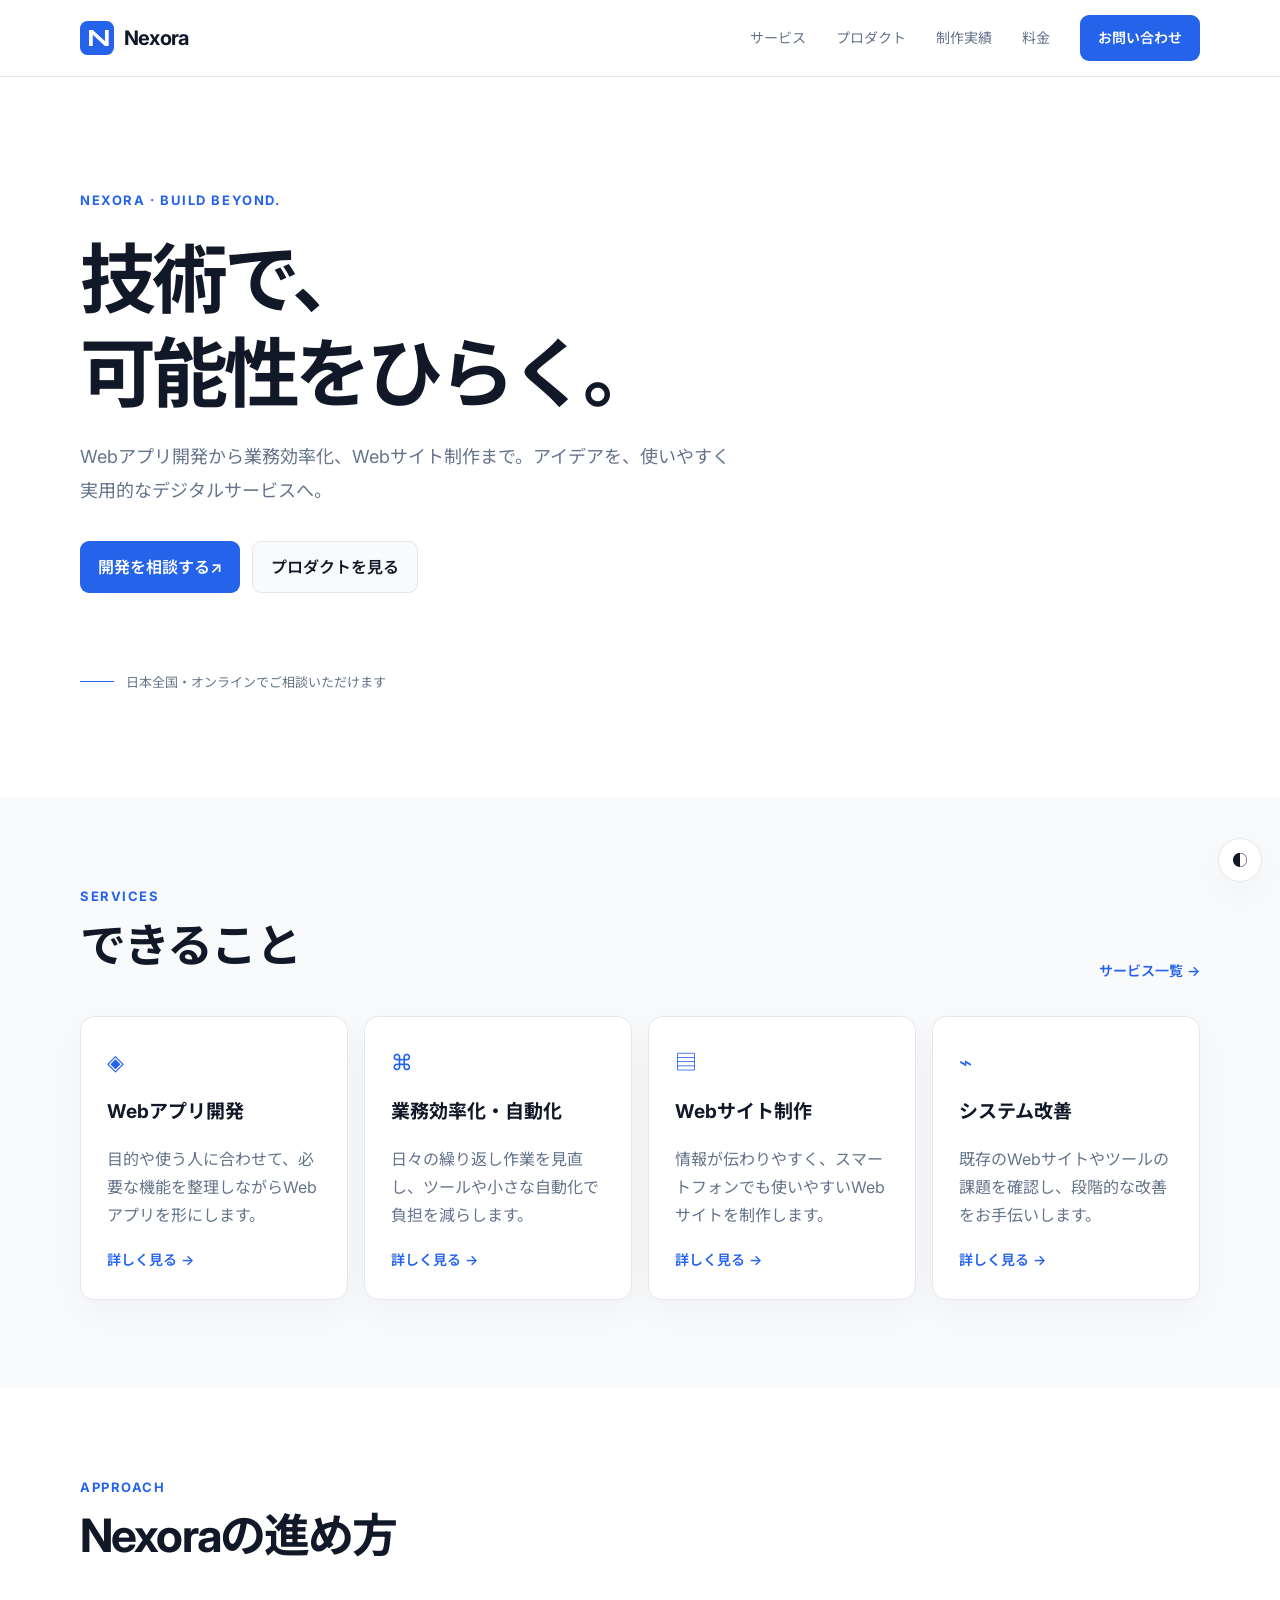
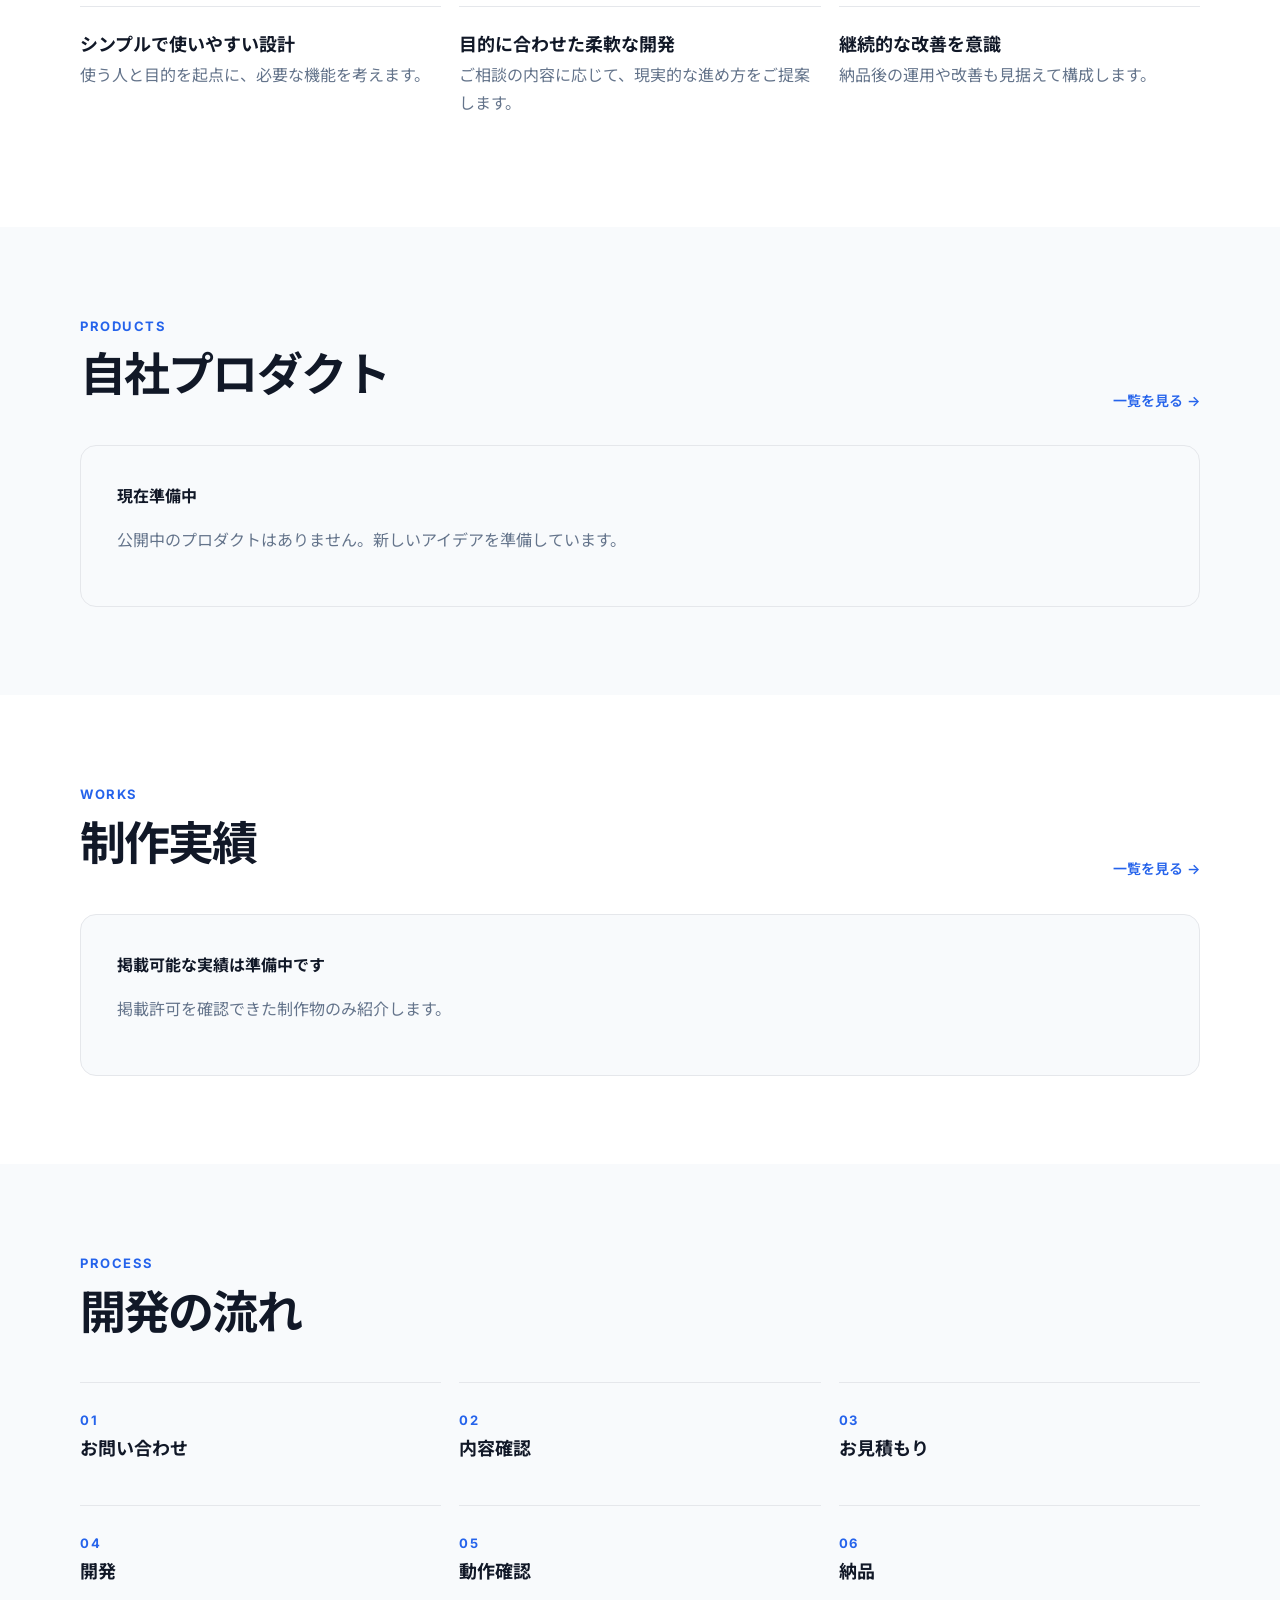
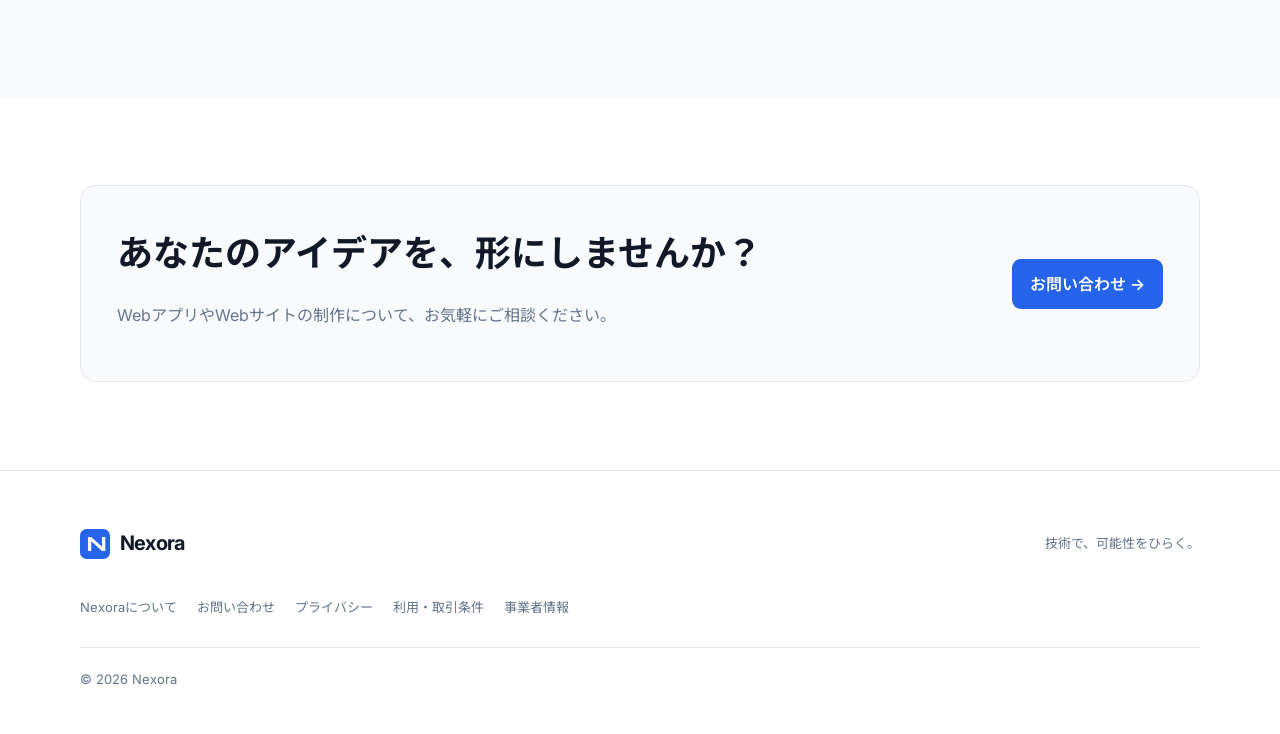
<file: index.html>
<!DOCTYPE html><html lang="ja"><head><meta charset="UTF-8"><meta name="viewport" content="width=device-width, initial-scale=1"><meta name="theme-color" content="#ffffff"><meta name="description" content="Webアプリ開発から業務効率化、Webサイト制作まで。アイデアを、使いやすく実用的なデジタルサービスへ。"><meta name="robots" content="noindex, nofollow"><title>技術で、可能性をひらく。 | Nexora</title><meta property="og:type" content="website"><meta property="og:site_name" content="Nexora"><meta property="og:title" content="技術で、可能性をひらく。 | Nexora"><meta property="og:description" content="Webアプリ開発から業務効率化、Webサイト制作まで。アイデアを、使いやすく実用的なデジタルサービスへ。"><meta property="og:image" content="/images/ogp.svg"><meta name="twitter:card" content="summary_large_image"><link rel="icon" type="image/svg+xml" href="/icons/favicon.svg"><link rel="preconnect" href="https://fonts.googleapis.com"><link rel="preconnect" href="https://fonts.gstatic.com" crossorigin><link href="https://fonts.googleapis.com/css2?family=Inter:wght@400;500;600;700&family=Noto+Sans+JP:wght@400;500;600;700&display=swap" rel="stylesheet"><script>try{const s=localStorage.getItem('nexora-theme');document.documentElement.dataset.theme=s||(matchMedia('(prefers-color-scheme: dark)').matches?'dark':'light')}catch{document.documentElement.dataset.theme='light'}</script><link rel="stylesheet" href="/_astro/about.D3m1P4NS.css"></head><body><a class="skip-link" href="#main">本文へ移動</a><header class="site-header"><div class="container header-inner"> <a class="brand" href="/" aria-label="Nexora ホーム"><img src="/icons/nexora-mark.svg" width="34" height="34" alt=""><span>Nexora</span></a> <button class="menu-toggle" aria-expanded="false" aria-controls="main-nav" aria-label="メニューを開く"><span></span><span></span></button> <nav id="main-nav" aria-label="メインナビゲーション"><a href="/services">サービス</a><a href="/products">プロダクト</a><a href="/works">制作実績</a><a href="/pricing">料金</a><a class="nav-cta" href="/contact">お問い合わせ</a></nav> </div></header> <script type="module">const e=document.querySelector(".menu-toggle"),n=document.querySelector("#main-nav");e?.addEventListener("click",()=>{const t=e.getAttribute("aria-expanded")!=="true";e.setAttribute("aria-expanded",String(t)),e.setAttribute("aria-label",t?"メニューを閉じる":"メニューを開く"),n?.classList.toggle("is-open",t)});</script><main id="main"><section class="container hero"><div class="eyebrow">NEXORA · Build beyond.</div><h1>技術で、<br>可能性をひらく。</h1><p>Webアプリ開発から業務効率化、Webサイト制作まで。アイデアを、使いやすく実用的なデジタルサービスへ。</p><div class="actions"><a class="button" href="/contact">開発を相談する <span aria-hidden="true">↗</span></a><a class="button secondary" href="/products">プロダクトを見る</a></div><div class="hero-note">日本全国・オンラインでご相談いただけます</div></section> <section class="section soft"><div class="container"><div class="section-heading"><div><div class="eyebrow">Services</div><h2>できること</h2></div><a class="text-link" href="/services">サービス一覧 →</a></div><div class="grid four"><article class="card"><span class="card-icon" aria-hidden="true">◈</span><h3>Webアプリ開発</h3><p>目的や使う人に合わせて、必要な機能を整理しながらWebアプリを形にします。</p><a class="text-link" href="/services">詳しく見る →</a></article><article class="card"><span class="card-icon" aria-hidden="true">⌘</span><h3>業務効率化・自動化</h3><p>日々の繰り返し作業を見直し、ツールや小さな自動化で負担を減らします。</p><a class="text-link" href="/services">詳しく見る →</a></article><article class="card"><span class="card-icon" aria-hidden="true">▤</span><h3>Webサイト制作</h3><p>情報が伝わりやすく、スマートフォンでも使いやすいWebサイトを制作します。</p><a class="text-link" href="/services">詳しく見る →</a></article><article class="card"><span class="card-icon" aria-hidden="true">⌁</span><h3>システム改善</h3><p>既存のWebサイトやツールの課題を確認し、段階的な改善をお手伝いします。</p><a class="text-link" href="/services">詳しく見る →</a></article></div></div></section> <section class="section"><div class="container"><div class="section-heading"><div><div class="eyebrow">Approach</div><h2>Nexoraの進め方</h2></div></div><div class="features"><div class="feature"><strong>シンプルで使いやすい設計</strong><span class="muted">使う人と目的を起点に、必要な機能を考えます。</span></div><div class="feature"><strong>目的に合わせた柔軟な開発</strong><span class="muted">ご相談の内容に応じて、現実的な進め方をご提案します。</span></div><div class="feature"><strong>継続的な改善を意識</strong><span class="muted">納品後の運用や改善も見据えて構成します。</span></div></div></div></section> <section class="section soft"><div class="container"><div class="section-heading"><div><div class="eyebrow">Products</div><h2>自社プロダクト</h2></div><a class="text-link" href="/products">一覧を見る →</a></div><div class="product-empty"><strong>現在準備中</strong><p class="muted">公開中のプロダクトはありません。新しいアイデアを準備しています。</p></div></div></section> <section class="section"><div class="container"><div class="section-heading"><div><div class="eyebrow">Works</div><h2>制作実績</h2></div><a class="text-link" href="/works">一覧を見る →</a></div><div class="product-empty"><strong>掲載可能な実績は準備中です</strong><p class="muted">掲載許可を確認できた制作物のみ紹介します。</p></div></div></section> <section class="section soft"><div class="container"><div class="section-heading"><div><div class="eyebrow">Process</div><h2>開発の流れ</h2></div></div><div class="steps"><div class="feature"><span class="eyebrow">01</span><strong>お問い合わせ</strong></div><div class="feature"><span class="eyebrow">02</span><strong>内容確認</strong></div><div class="feature"><span class="eyebrow">03</span><strong>お見積もり</strong></div><div class="feature"><span class="eyebrow">04</span><strong>開発</strong></div><div class="feature"><span class="eyebrow">05</span><strong>動作確認</strong></div><div class="feature"><span class="eyebrow">06</span><strong>納品</strong></div></div></div></section> <section class="section"><div class="container cta"><div><h2>あなたのアイデアを、形にしませんか？</h2><p class="muted">WebアプリやWebサイトの制作について、お気軽にご相談ください。</p></div><a class="button" href="/contact">お問い合わせ →</a></div></section></main><footer class="site-footer"><div class="container"><div class="footer-top"><a class="brand" href="/"><img src="/icons/nexora-mark.svg" width="30" height="30" alt=""><span>Nexora</span></a><p>技術で、可能性をひらく。</p></div><div class="footer-links"><a href="/about">Nexoraについて</a><a href="/contact">お問い合わせ</a><a href="/privacy">プライバシー</a><a href="/terms">利用・取引条件</a><a href="/legal">事業者情報</a></div><p class="copyright">© 2026 Nexora</p></div></footer><button class="theme-toggle" aria-label="テーマを切り替える" title="テーマを切り替える">◐</button><script>document.querySelector('.theme-toggle')?.addEventListener('click',()=>{const n=document.documentElement.dataset.theme==='dark'?'light':'dark';document.documentElement.dataset.theme=n;try{localStorage.setItem('nexora-theme',n)}catch{}})</script></body></html>
</file>
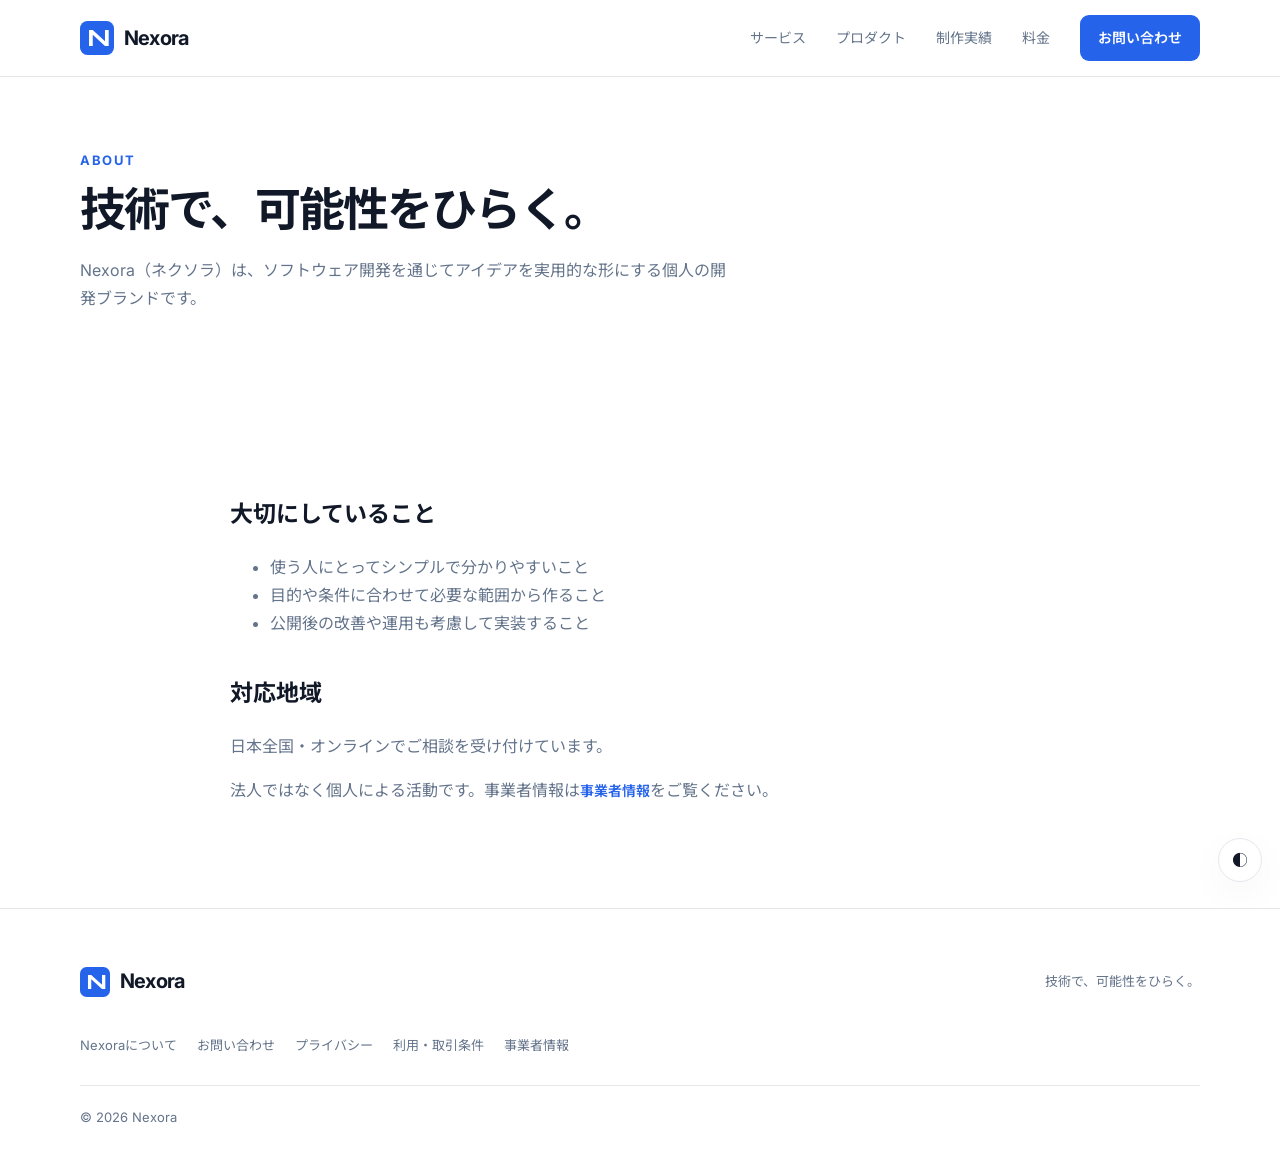
<file: about/index.html>
<!DOCTYPE html><html lang="ja"><head><meta charset="UTF-8"><meta name="viewport" content="width=device-width, initial-scale=1"><meta name="theme-color" content="#ffffff"><meta name="description" content="Webアプリ開発から業務効率化、Webサイト制作まで。アイデアを、使いやすく実用的なデジタルサービスへ。"><meta name="robots" content="noindex, nofollow"><title>Nexoraについて | Nexora</title><meta property="og:type" content="website"><meta property="og:site_name" content="Nexora"><meta property="og:title" content="Nexoraについて | Nexora"><meta property="og:description" content="Webアプリ開発から業務効率化、Webサイト制作まで。アイデアを、使いやすく実用的なデジタルサービスへ。"><meta property="og:image" content="/images/ogp.svg"><meta name="twitter:card" content="summary_large_image"><link rel="icon" type="image/svg+xml" href="/icons/favicon.svg"><link rel="preconnect" href="https://fonts.googleapis.com"><link rel="preconnect" href="https://fonts.gstatic.com" crossorigin><link href="https://fonts.googleapis.com/css2?family=Inter:wght@400;500;600;700&family=Noto+Sans+JP:wght@400;500;600;700&display=swap" rel="stylesheet"><script>try{const s=localStorage.getItem('nexora-theme');document.documentElement.dataset.theme=s||(matchMedia('(prefers-color-scheme: dark)').matches?'dark':'light')}catch{document.documentElement.dataset.theme='light'}</script><link rel="stylesheet" href="/_astro/about.D3m1P4NS.css"></head><body><a class="skip-link" href="#main">本文へ移動</a><header class="site-header"><div class="container header-inner"> <a class="brand" href="/" aria-label="Nexora ホーム"><img src="/icons/nexora-mark.svg" width="34" height="34" alt=""><span>Nexora</span></a> <button class="menu-toggle" aria-expanded="false" aria-controls="main-nav" aria-label="メニューを開く"><span></span><span></span></button> <nav id="main-nav" aria-label="メインナビゲーション"><a href="/services">サービス</a><a href="/products">プロダクト</a><a href="/works">制作実績</a><a href="/pricing">料金</a><a class="nav-cta" href="/contact">お問い合わせ</a></nav> </div></header> <script type="module">const e=document.querySelector(".menu-toggle"),n=document.querySelector("#main-nav");e?.addEventListener("click",()=>{const t=e.getAttribute("aria-expanded")!=="true";e.setAttribute("aria-expanded",String(t)),e.setAttribute("aria-label",t?"メニューを閉じる":"メニューを開く"),n?.classList.toggle("is-open",t)});</script><main id="main"><section class="container page-hero"><div class="eyebrow">About</div><h1 class="page-title">技術で、可能性をひらく。</h1><p>Nexora（ネクソラ）は、ソフトウェア開発を通じてアイデアを実用的な形にする個人の開発ブランドです。</p></section><section class="container section prose"><h2>大切にしていること</h2><ul><li>使う人にとってシンプルで分かりやすいこと</li><li>目的や条件に合わせて必要な範囲から作ること</li><li>公開後の改善や運用も考慮して実装すること</li></ul><h2>対応地域</h2><p>日本全国・オンラインでご相談を受け付けています。</p><p>法人ではなく個人による活動です。事業者情報は<a class="text-link" href="/legal">事業者情報</a>をご覧ください。</p></section></main><footer class="site-footer"><div class="container"><div class="footer-top"><a class="brand" href="/"><img src="/icons/nexora-mark.svg" width="30" height="30" alt=""><span>Nexora</span></a><p>技術で、可能性をひらく。</p></div><div class="footer-links"><a href="/about">Nexoraについて</a><a href="/contact">お問い合わせ</a><a href="/privacy">プライバシー</a><a href="/terms">利用・取引条件</a><a href="/legal">事業者情報</a></div><p class="copyright">© 2026 Nexora</p></div></footer><button class="theme-toggle" aria-label="テーマを切り替える" title="テーマを切り替える">◐</button><script>document.querySelector('.theme-toggle')?.addEventListener('click',()=>{const n=document.documentElement.dataset.theme==='dark'?'light':'dark';document.documentElement.dataset.theme=n;try{localStorage.setItem('nexora-theme',n)}catch{}})</script></body></html>
</file>
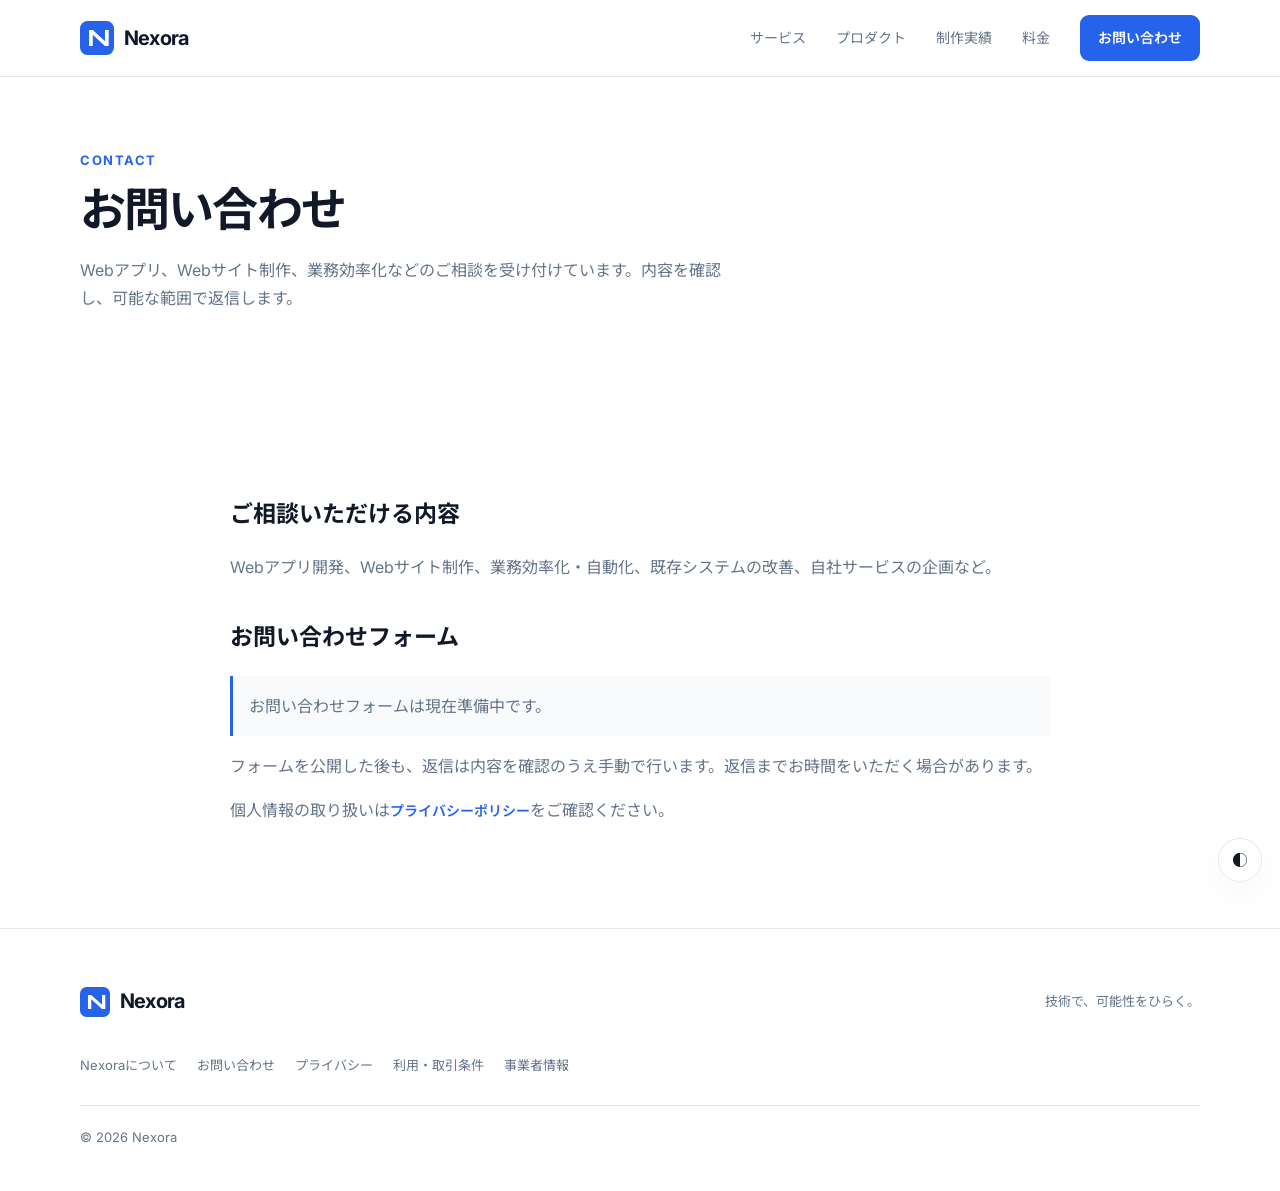
<file: contact/index.html>
<!DOCTYPE html><html lang="ja"><head><meta charset="UTF-8"><meta name="viewport" content="width=device-width, initial-scale=1"><meta name="theme-color" content="#ffffff"><meta name="description" content="Webアプリ開発から業務効率化、Webサイト制作まで。アイデアを、使いやすく実用的なデジタルサービスへ。"><meta name="robots" content="noindex, nofollow"><title>お問い合わせ | Nexora</title><meta property="og:type" content="website"><meta property="og:site_name" content="Nexora"><meta property="og:title" content="お問い合わせ | Nexora"><meta property="og:description" content="Webアプリ開発から業務効率化、Webサイト制作まで。アイデアを、使いやすく実用的なデジタルサービスへ。"><meta property="og:image" content="/images/ogp.svg"><meta name="twitter:card" content="summary_large_image"><link rel="icon" type="image/svg+xml" href="/icons/favicon.svg"><link rel="preconnect" href="https://fonts.googleapis.com"><link rel="preconnect" href="https://fonts.gstatic.com" crossorigin><link href="https://fonts.googleapis.com/css2?family=Inter:wght@400;500;600;700&family=Noto+Sans+JP:wght@400;500;600;700&display=swap" rel="stylesheet"><script>try{const s=localStorage.getItem('nexora-theme');document.documentElement.dataset.theme=s||(matchMedia('(prefers-color-scheme: dark)').matches?'dark':'light')}catch{document.documentElement.dataset.theme='light'}</script><link rel="stylesheet" href="/_astro/about.D3m1P4NS.css"></head><body><a class="skip-link" href="#main">本文へ移動</a><header class="site-header"><div class="container header-inner"> <a class="brand" href="/" aria-label="Nexora ホーム"><img src="/icons/nexora-mark.svg" width="34" height="34" alt=""><span>Nexora</span></a> <button class="menu-toggle" aria-expanded="false" aria-controls="main-nav" aria-label="メニューを開く"><span></span><span></span></button> <nav id="main-nav" aria-label="メインナビゲーション"><a href="/services">サービス</a><a href="/products">プロダクト</a><a href="/works">制作実績</a><a href="/pricing">料金</a><a class="nav-cta" href="/contact">お問い合わせ</a></nav> </div></header> <script type="module">const e=document.querySelector(".menu-toggle"),n=document.querySelector("#main-nav");e?.addEventListener("click",()=>{const t=e.getAttribute("aria-expanded")!=="true";e.setAttribute("aria-expanded",String(t)),e.setAttribute("aria-label",t?"メニューを閉じる":"メニューを開く"),n?.classList.toggle("is-open",t)});</script><main id="main"><section class="container page-hero"><div class="eyebrow">Contact</div><h1 class="page-title">お問い合わせ</h1><p>Webアプリ、Webサイト制作、業務効率化などのご相談を受け付けています。内容を確認し、可能な範囲で返信します。</p></section><section class="container section prose"><h2>ご相談いただける内容</h2><p>Webアプリ開発、Webサイト制作、業務効率化・自動化、既存システムの改善、自社サービスの企画など。</p><h2>お問い合わせフォーム</h2><p class="notice">お問い合わせフォームは現在準備中です。</p><p>フォームを公開した後も、返信は内容を確認のうえ手動で行います。返信までお時間をいただく場合があります。</p><p>個人情報の取り扱いは<a class="text-link" href="/privacy">プライバシーポリシー</a>をご確認ください。</p></section></main><footer class="site-footer"><div class="container"><div class="footer-top"><a class="brand" href="/"><img src="/icons/nexora-mark.svg" width="30" height="30" alt=""><span>Nexora</span></a><p>技術で、可能性をひらく。</p></div><div class="footer-links"><a href="/about">Nexoraについて</a><a href="/contact">お問い合わせ</a><a href="/privacy">プライバシー</a><a href="/terms">利用・取引条件</a><a href="/legal">事業者情報</a></div><p class="copyright">© 2026 Nexora</p></div></footer><button class="theme-toggle" aria-label="テーマを切り替える" title="テーマを切り替える">◐</button><script>document.querySelector('.theme-toggle')?.addEventListener('click',()=>{const n=document.documentElement.dataset.theme==='dark'?'light':'dark';document.documentElement.dataset.theme=n;try{localStorage.setItem('nexora-theme',n)}catch{}})</script></body></html>
</file>
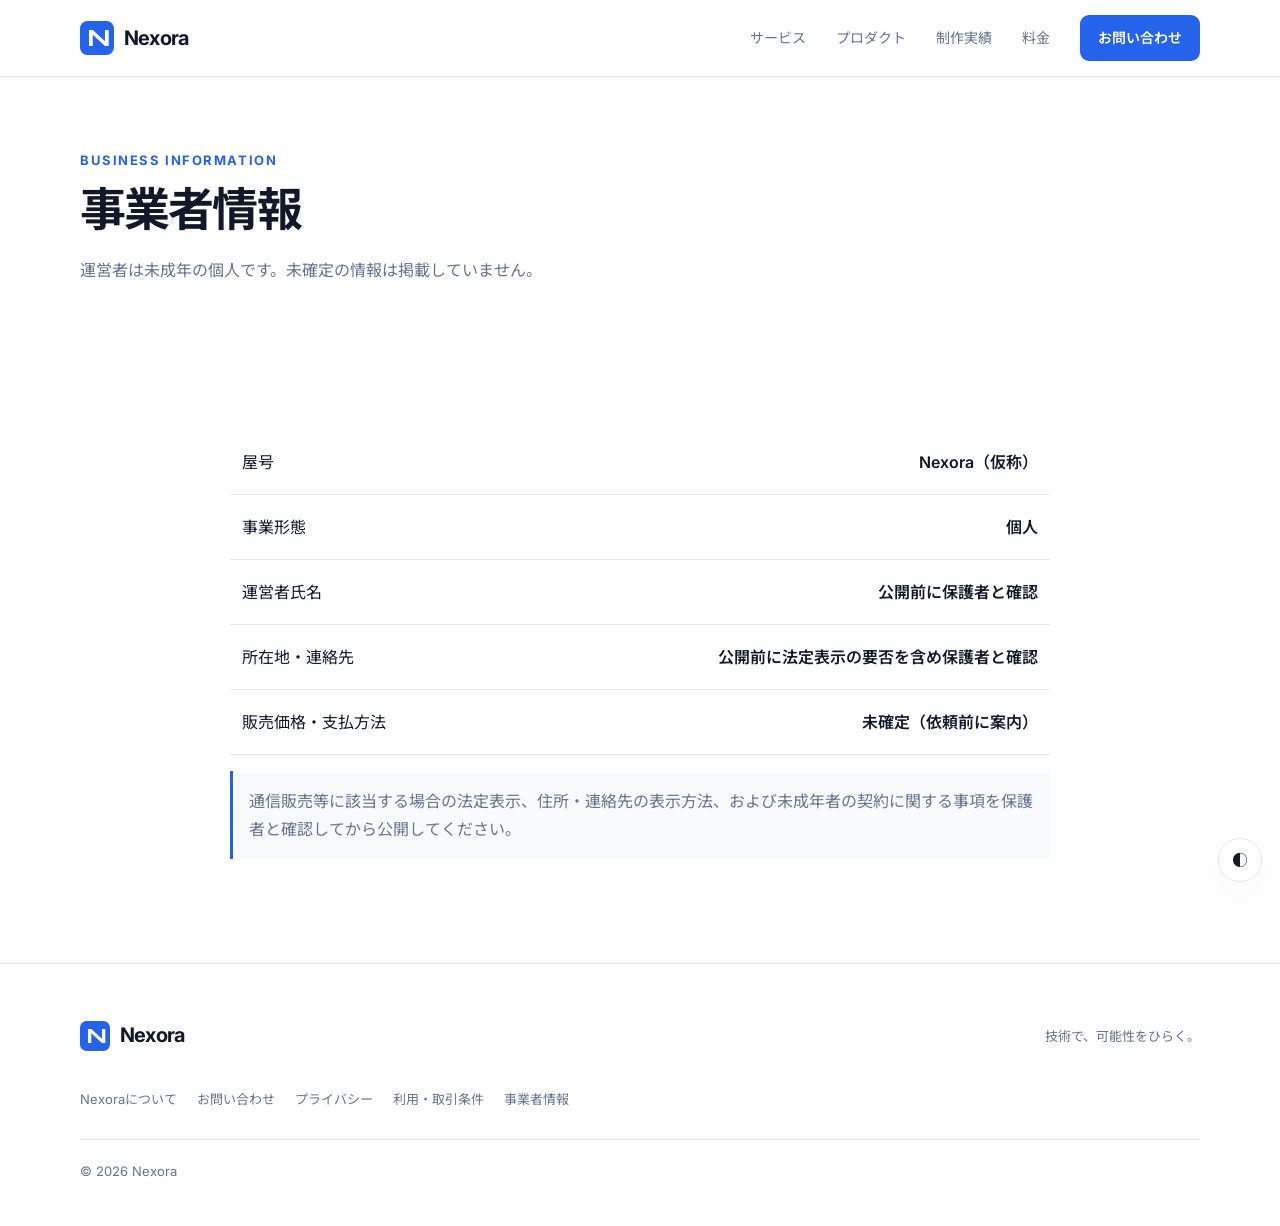
<file: legal/index.html>
<!DOCTYPE html><html lang="ja"><head><meta charset="UTF-8"><meta name="viewport" content="width=device-width, initial-scale=1"><meta name="theme-color" content="#ffffff"><meta name="description" content="Webアプリ開発から業務効率化、Webサイト制作まで。アイデアを、使いやすく実用的なデジタルサービスへ。"><meta name="robots" content="noindex, nofollow"><title>事業者情報 | Nexora</title><meta property="og:type" content="website"><meta property="og:site_name" content="Nexora"><meta property="og:title" content="事業者情報 | Nexora"><meta property="og:description" content="Webアプリ開発から業務効率化、Webサイト制作まで。アイデアを、使いやすく実用的なデジタルサービスへ。"><meta property="og:image" content="/images/ogp.svg"><meta name="twitter:card" content="summary_large_image"><link rel="icon" type="image/svg+xml" href="/icons/favicon.svg"><link rel="preconnect" href="https://fonts.googleapis.com"><link rel="preconnect" href="https://fonts.gstatic.com" crossorigin><link href="https://fonts.googleapis.com/css2?family=Inter:wght@400;500;600;700&family=Noto+Sans+JP:wght@400;500;600;700&display=swap" rel="stylesheet"><script>try{const s=localStorage.getItem('nexora-theme');document.documentElement.dataset.theme=s||(matchMedia('(prefers-color-scheme: dark)').matches?'dark':'light')}catch{document.documentElement.dataset.theme='light'}</script><link rel="stylesheet" href="/_astro/about.D3m1P4NS.css"></head><body><a class="skip-link" href="#main">本文へ移動</a><header class="site-header"><div class="container header-inner"> <a class="brand" href="/" aria-label="Nexora ホーム"><img src="/icons/nexora-mark.svg" width="34" height="34" alt=""><span>Nexora</span></a> <button class="menu-toggle" aria-expanded="false" aria-controls="main-nav" aria-label="メニューを開く"><span></span><span></span></button> <nav id="main-nav" aria-label="メインナビゲーション"><a href="/services">サービス</a><a href="/products">プロダクト</a><a href="/works">制作実績</a><a href="/pricing">料金</a><a class="nav-cta" href="/contact">お問い合わせ</a></nav> </div></header> <script type="module">const e=document.querySelector(".menu-toggle"),n=document.querySelector("#main-nav");e?.addEventListener("click",()=>{const t=e.getAttribute("aria-expanded")!=="true";e.setAttribute("aria-expanded",String(t)),e.setAttribute("aria-label",t?"メニューを閉じる":"メニューを開く"),n?.classList.toggle("is-open",t)});</script><main id="main"><section class="container page-hero"><div class="eyebrow">Business information</div><h1 class="page-title">事業者情報</h1><p>運営者は未成年の個人です。未確定の情報は掲載していません。</p></section><section class="container section prose"><table class="price-list"><tbody><tr><td>屋号</td><td>Nexora（仮称）</td></tr><tr><td>事業形態</td><td>個人</td></tr><tr><td>運営者氏名</td><td>公開前に保護者と確認</td></tr><tr><td>所在地・連絡先</td><td>公開前に法定表示の要否を含め保護者と確認</td></tr><tr><td>販売価格・支払方法</td><td>未確定（依頼前に案内）</td></tr></tbody></table><p class="notice">通信販売等に該当する場合の法定表示、住所・連絡先の表示方法、および未成年者の契約に関する事項を保護者と確認してから公開してください。</p></section></main><footer class="site-footer"><div class="container"><div class="footer-top"><a class="brand" href="/"><img src="/icons/nexora-mark.svg" width="30" height="30" alt=""><span>Nexora</span></a><p>技術で、可能性をひらく。</p></div><div class="footer-links"><a href="/about">Nexoraについて</a><a href="/contact">お問い合わせ</a><a href="/privacy">プライバシー</a><a href="/terms">利用・取引条件</a><a href="/legal">事業者情報</a></div><p class="copyright">© 2026 Nexora</p></div></footer><button class="theme-toggle" aria-label="テーマを切り替える" title="テーマを切り替える">◐</button><script>document.querySelector('.theme-toggle')?.addEventListener('click',()=>{const n=document.documentElement.dataset.theme==='dark'?'light':'dark';document.documentElement.dataset.theme=n;try{localStorage.setItem('nexora-theme',n)}catch{}})</script></body></html>
</file>
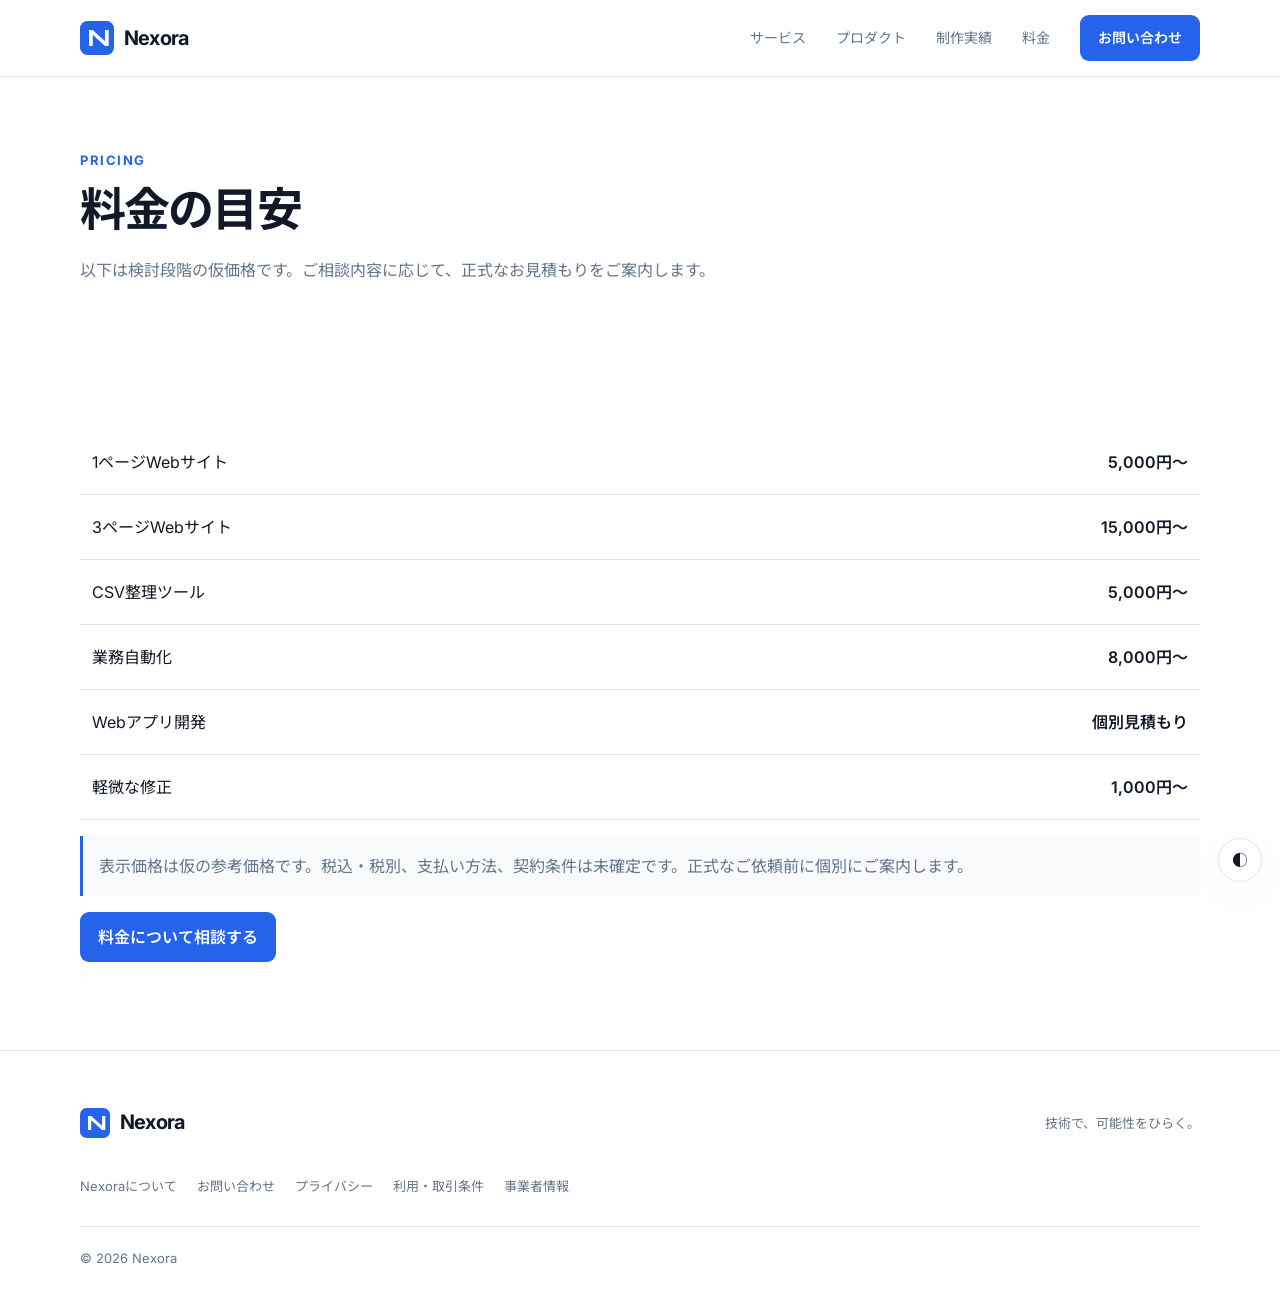
<file: pricing/index.html>
<!DOCTYPE html><html lang="ja"><head><meta charset="UTF-8"><meta name="viewport" content="width=device-width, initial-scale=1"><meta name="theme-color" content="#ffffff"><meta name="description" content="Webアプリ開発から業務効率化、Webサイト制作まで。アイデアを、使いやすく実用的なデジタルサービスへ。"><meta name="robots" content="noindex, nofollow"><title>料金案内 | Nexora</title><meta property="og:type" content="website"><meta property="og:site_name" content="Nexora"><meta property="og:title" content="料金案内 | Nexora"><meta property="og:description" content="Webアプリ開発から業務効率化、Webサイト制作まで。アイデアを、使いやすく実用的なデジタルサービスへ。"><meta property="og:image" content="/images/ogp.svg"><meta name="twitter:card" content="summary_large_image"><link rel="icon" type="image/svg+xml" href="/icons/favicon.svg"><link rel="preconnect" href="https://fonts.googleapis.com"><link rel="preconnect" href="https://fonts.gstatic.com" crossorigin><link href="https://fonts.googleapis.com/css2?family=Inter:wght@400;500;600;700&family=Noto+Sans+JP:wght@400;500;600;700&display=swap" rel="stylesheet"><script>try{const s=localStorage.getItem('nexora-theme');document.documentElement.dataset.theme=s||(matchMedia('(prefers-color-scheme: dark)').matches?'dark':'light')}catch{document.documentElement.dataset.theme='light'}</script><link rel="stylesheet" href="/_astro/about.D3m1P4NS.css"></head><body><a class="skip-link" href="#main">本文へ移動</a><header class="site-header"><div class="container header-inner"> <a class="brand" href="/" aria-label="Nexora ホーム"><img src="/icons/nexora-mark.svg" width="34" height="34" alt=""><span>Nexora</span></a> <button class="menu-toggle" aria-expanded="false" aria-controls="main-nav" aria-label="メニューを開く"><span></span><span></span></button> <nav id="main-nav" aria-label="メインナビゲーション"><a href="/services">サービス</a><a href="/products">プロダクト</a><a href="/works">制作実績</a><a href="/pricing">料金</a><a class="nav-cta" href="/contact">お問い合わせ</a></nav> </div></header> <script type="module">const e=document.querySelector(".menu-toggle"),n=document.querySelector("#main-nav");e?.addEventListener("click",()=>{const t=e.getAttribute("aria-expanded")!=="true";e.setAttribute("aria-expanded",String(t)),e.setAttribute("aria-label",t?"メニューを閉じる":"メニューを開く"),n?.classList.toggle("is-open",t)});</script><main id="main"><section class="container page-hero"><div class="eyebrow">Pricing</div><h1 class="page-title">料金の目安</h1><p>以下は検討段階の仮価格です。ご相談内容に応じて、正式なお見積もりをご案内します。</p></section><section class="container section"><table class="price-list"><tbody><tr><td>1ページWebサイト</td><td>5,000円〜</td></tr><tr><td>3ページWebサイト</td><td>15,000円〜</td></tr><tr><td>CSV整理ツール</td><td>5,000円〜</td></tr><tr><td>業務自動化</td><td>8,000円〜</td></tr><tr><td>Webアプリ開発</td><td>個別見積もり</td></tr><tr><td>軽微な修正</td><td>1,000円〜</td></tr></tbody></table><p class="notice">表示価格は仮の参考価格です。税込・税別、支払い方法、契約条件は未確定です。正式なご依頼前に個別にご案内します。</p><a class="button" href="/contact">料金について相談する</a></section></main><footer class="site-footer"><div class="container"><div class="footer-top"><a class="brand" href="/"><img src="/icons/nexora-mark.svg" width="30" height="30" alt=""><span>Nexora</span></a><p>技術で、可能性をひらく。</p></div><div class="footer-links"><a href="/about">Nexoraについて</a><a href="/contact">お問い合わせ</a><a href="/privacy">プライバシー</a><a href="/terms">利用・取引条件</a><a href="/legal">事業者情報</a></div><p class="copyright">© 2026 Nexora</p></div></footer><button class="theme-toggle" aria-label="テーマを切り替える" title="テーマを切り替える">◐</button><script>document.querySelector('.theme-toggle')?.addEventListener('click',()=>{const n=document.documentElement.dataset.theme==='dark'?'light':'dark';document.documentElement.dataset.theme=n;try{localStorage.setItem('nexora-theme',n)}catch{}})</script></body></html>
</file>
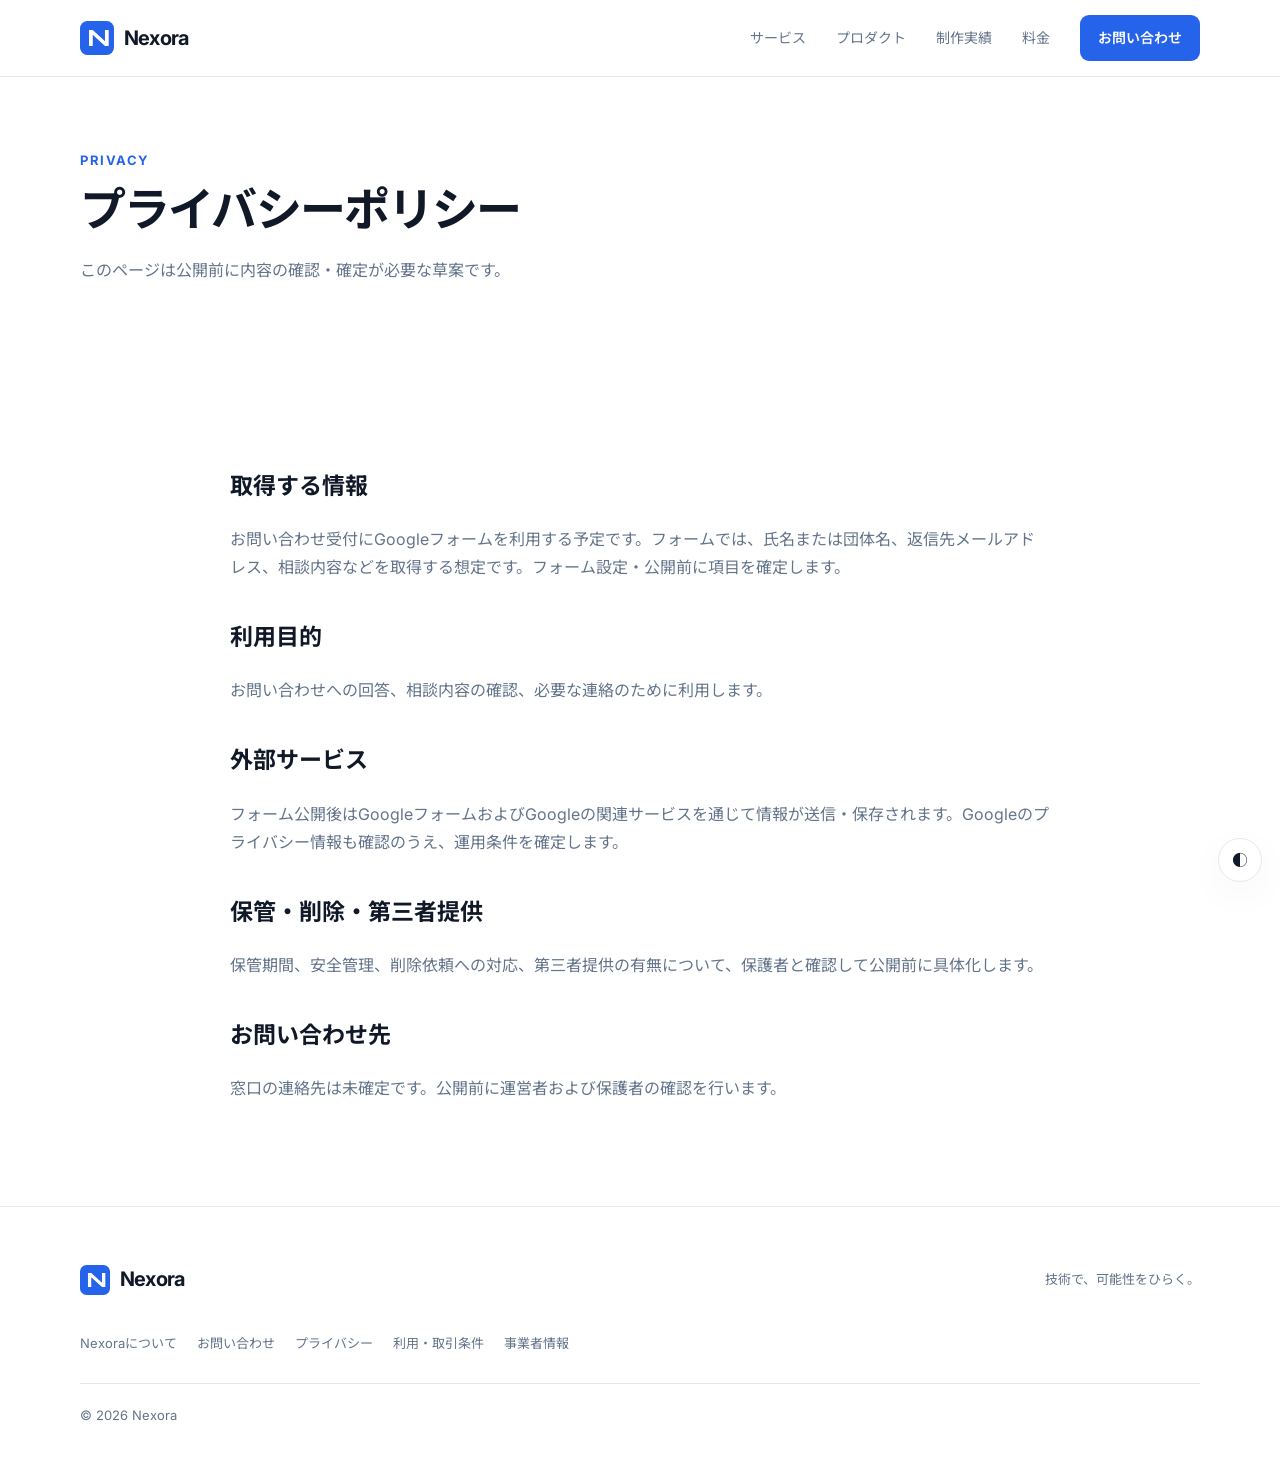
<file: privacy/index.html>
<!DOCTYPE html><html lang="ja"><head><meta charset="UTF-8"><meta name="viewport" content="width=device-width, initial-scale=1"><meta name="theme-color" content="#ffffff"><meta name="description" content="Webアプリ開発から業務効率化、Webサイト制作まで。アイデアを、使いやすく実用的なデジタルサービスへ。"><meta name="robots" content="noindex, nofollow"><title>プライバシーポリシー | Nexora</title><meta property="og:type" content="website"><meta property="og:site_name" content="Nexora"><meta property="og:title" content="プライバシーポリシー | Nexora"><meta property="og:description" content="Webアプリ開発から業務効率化、Webサイト制作まで。アイデアを、使いやすく実用的なデジタルサービスへ。"><meta property="og:image" content="/images/ogp.svg"><meta name="twitter:card" content="summary_large_image"><link rel="icon" type="image/svg+xml" href="/icons/favicon.svg"><link rel="preconnect" href="https://fonts.googleapis.com"><link rel="preconnect" href="https://fonts.gstatic.com" crossorigin><link href="https://fonts.googleapis.com/css2?family=Inter:wght@400;500;600;700&family=Noto+Sans+JP:wght@400;500;600;700&display=swap" rel="stylesheet"><script>try{const s=localStorage.getItem('nexora-theme');document.documentElement.dataset.theme=s||(matchMedia('(prefers-color-scheme: dark)').matches?'dark':'light')}catch{document.documentElement.dataset.theme='light'}</script><link rel="stylesheet" href="/_astro/about.D3m1P4NS.css"></head><body><a class="skip-link" href="#main">本文へ移動</a><header class="site-header"><div class="container header-inner"> <a class="brand" href="/" aria-label="Nexora ホーム"><img src="/icons/nexora-mark.svg" width="34" height="34" alt=""><span>Nexora</span></a> <button class="menu-toggle" aria-expanded="false" aria-controls="main-nav" aria-label="メニューを開く"><span></span><span></span></button> <nav id="main-nav" aria-label="メインナビゲーション"><a href="/services">サービス</a><a href="/products">プロダクト</a><a href="/works">制作実績</a><a href="/pricing">料金</a><a class="nav-cta" href="/contact">お問い合わせ</a></nav> </div></header> <script type="module">const e=document.querySelector(".menu-toggle"),n=document.querySelector("#main-nav");e?.addEventListener("click",()=>{const t=e.getAttribute("aria-expanded")!=="true";e.setAttribute("aria-expanded",String(t)),e.setAttribute("aria-label",t?"メニューを閉じる":"メニューを開く"),n?.classList.toggle("is-open",t)});</script><main id="main"><section class="container page-hero"><div class="eyebrow">Privacy</div><h1 class="page-title">プライバシーポリシー</h1><p>このページは公開前に内容の確認・確定が必要な草案です。</p></section><section class="container section prose"><h2>取得する情報</h2><p>お問い合わせ受付にGoogleフォームを利用する予定です。フォームでは、氏名または団体名、返信先メールアドレス、相談内容などを取得する想定です。フォーム設定・公開前に項目を確定します。</p><h2>利用目的</h2><p>お問い合わせへの回答、相談内容の確認、必要な連絡のために利用します。</p><h2>外部サービス</h2><p>フォーム公開後はGoogleフォームおよびGoogleの関連サービスを通じて情報が送信・保存されます。Googleのプライバシー情報も確認のうえ、運用条件を確定します。</p><h2>保管・削除・第三者提供</h2><p>保管期間、安全管理、削除依頼への対応、第三者提供の有無について、保護者と確認して公開前に具体化します。</p><h2>お問い合わせ先</h2><p>窓口の連絡先は未確定です。公開前に運営者および保護者の確認を行います。</p></section></main><footer class="site-footer"><div class="container"><div class="footer-top"><a class="brand" href="/"><img src="/icons/nexora-mark.svg" width="30" height="30" alt=""><span>Nexora</span></a><p>技術で、可能性をひらく。</p></div><div class="footer-links"><a href="/about">Nexoraについて</a><a href="/contact">お問い合わせ</a><a href="/privacy">プライバシー</a><a href="/terms">利用・取引条件</a><a href="/legal">事業者情報</a></div><p class="copyright">© 2026 Nexora</p></div></footer><button class="theme-toggle" aria-label="テーマを切り替える" title="テーマを切り替える">◐</button><script>document.querySelector('.theme-toggle')?.addEventListener('click',()=>{const n=document.documentElement.dataset.theme==='dark'?'light':'dark';document.documentElement.dataset.theme=n;try{localStorage.setItem('nexora-theme',n)}catch{}})</script></body></html>
</file>
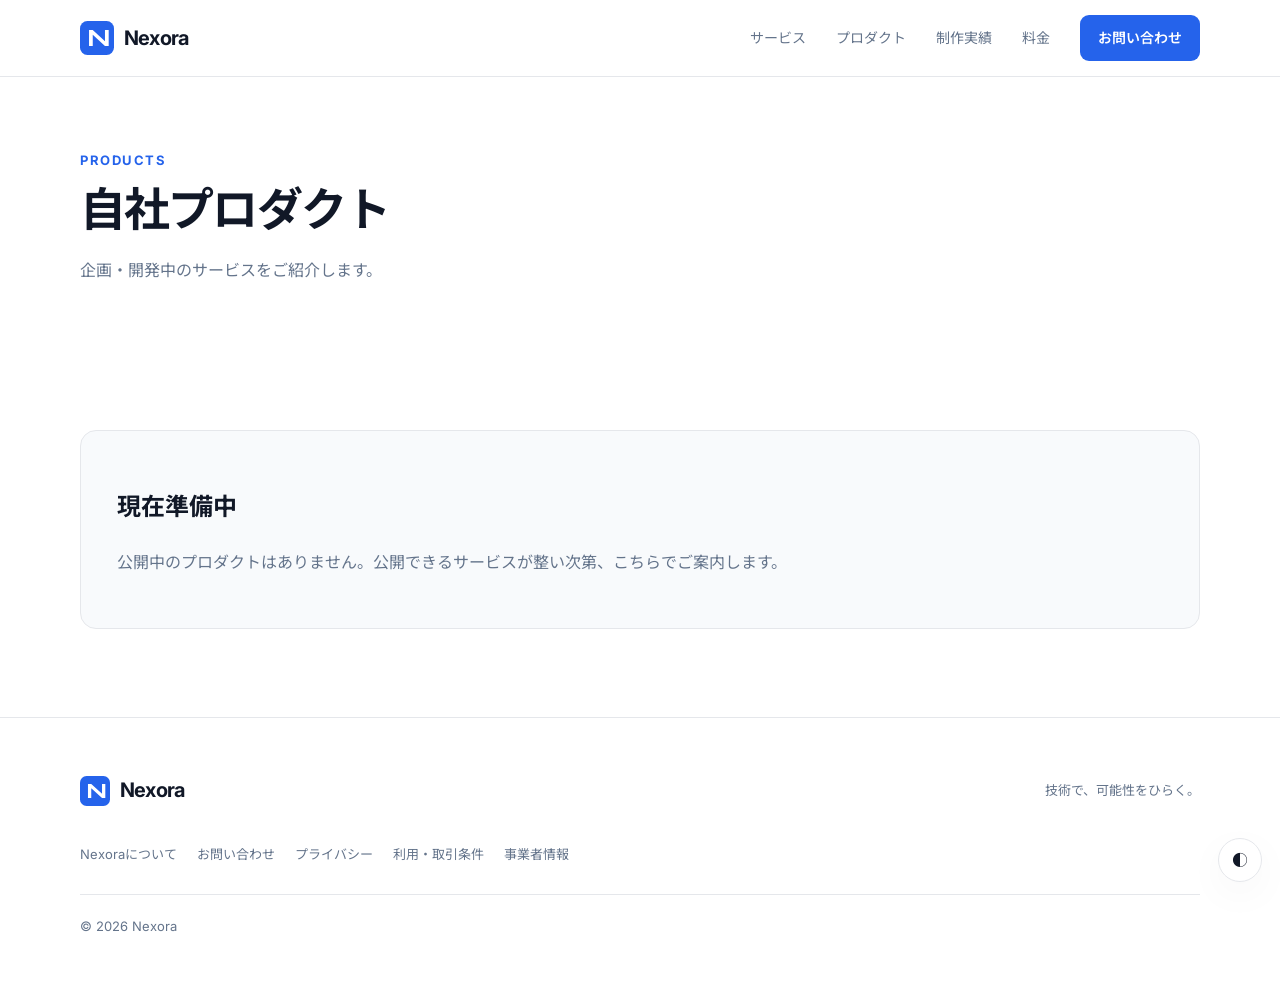
<file: products/index.html>
<!DOCTYPE html><html lang="ja"><head><meta charset="UTF-8"><meta name="viewport" content="width=device-width, initial-scale=1"><meta name="theme-color" content="#ffffff"><meta name="description" content="Webアプリ開発から業務効率化、Webサイト制作まで。アイデアを、使いやすく実用的なデジタルサービスへ。"><meta name="robots" content="noindex, nofollow"><title>自社プロダクト | Nexora</title><meta property="og:type" content="website"><meta property="og:site_name" content="Nexora"><meta property="og:title" content="自社プロダクト | Nexora"><meta property="og:description" content="Webアプリ開発から業務効率化、Webサイト制作まで。アイデアを、使いやすく実用的なデジタルサービスへ。"><meta property="og:image" content="/images/ogp.svg"><meta name="twitter:card" content="summary_large_image"><link rel="icon" type="image/svg+xml" href="/icons/favicon.svg"><link rel="preconnect" href="https://fonts.googleapis.com"><link rel="preconnect" href="https://fonts.gstatic.com" crossorigin><link href="https://fonts.googleapis.com/css2?family=Inter:wght@400;500;600;700&family=Noto+Sans+JP:wght@400;500;600;700&display=swap" rel="stylesheet"><script>try{const s=localStorage.getItem('nexora-theme');document.documentElement.dataset.theme=s||(matchMedia('(prefers-color-scheme: dark)').matches?'dark':'light')}catch{document.documentElement.dataset.theme='light'}</script><link rel="stylesheet" href="/_astro/about.D3m1P4NS.css"></head><body><a class="skip-link" href="#main">本文へ移動</a><header class="site-header"><div class="container header-inner"> <a class="brand" href="/" aria-label="Nexora ホーム"><img src="/icons/nexora-mark.svg" width="34" height="34" alt=""><span>Nexora</span></a> <button class="menu-toggle" aria-expanded="false" aria-controls="main-nav" aria-label="メニューを開く"><span></span><span></span></button> <nav id="main-nav" aria-label="メインナビゲーション"><a href="/services">サービス</a><a href="/products">プロダクト</a><a href="/works">制作実績</a><a href="/pricing">料金</a><a class="nav-cta" href="/contact">お問い合わせ</a></nav> </div></header> <script type="module">const e=document.querySelector(".menu-toggle"),n=document.querySelector("#main-nav");e?.addEventListener("click",()=>{const t=e.getAttribute("aria-expanded")!=="true";e.setAttribute("aria-expanded",String(t)),e.setAttribute("aria-label",t?"メニューを閉じる":"メニューを開く"),n?.classList.toggle("is-open",t)});</script><main id="main"><section class="container page-hero"><div class="eyebrow">Products</div><h1 class="page-title">自社プロダクト</h1><p>企画・開発中のサービスをご紹介します。</p></section><section class="container section"><div class="product-empty"><h2>現在準備中</h2><p class="muted">公開中のプロダクトはありません。公開できるサービスが整い次第、こちらでご案内します。</p></div></section></main><footer class="site-footer"><div class="container"><div class="footer-top"><a class="brand" href="/"><img src="/icons/nexora-mark.svg" width="30" height="30" alt=""><span>Nexora</span></a><p>技術で、可能性をひらく。</p></div><div class="footer-links"><a href="/about">Nexoraについて</a><a href="/contact">お問い合わせ</a><a href="/privacy">プライバシー</a><a href="/terms">利用・取引条件</a><a href="/legal">事業者情報</a></div><p class="copyright">© 2026 Nexora</p></div></footer><button class="theme-toggle" aria-label="テーマを切り替える" title="テーマを切り替える">◐</button><script>document.querySelector('.theme-toggle')?.addEventListener('click',()=>{const n=document.documentElement.dataset.theme==='dark'?'light':'dark';document.documentElement.dataset.theme=n;try{localStorage.setItem('nexora-theme',n)}catch{}})</script></body></html>
</file>
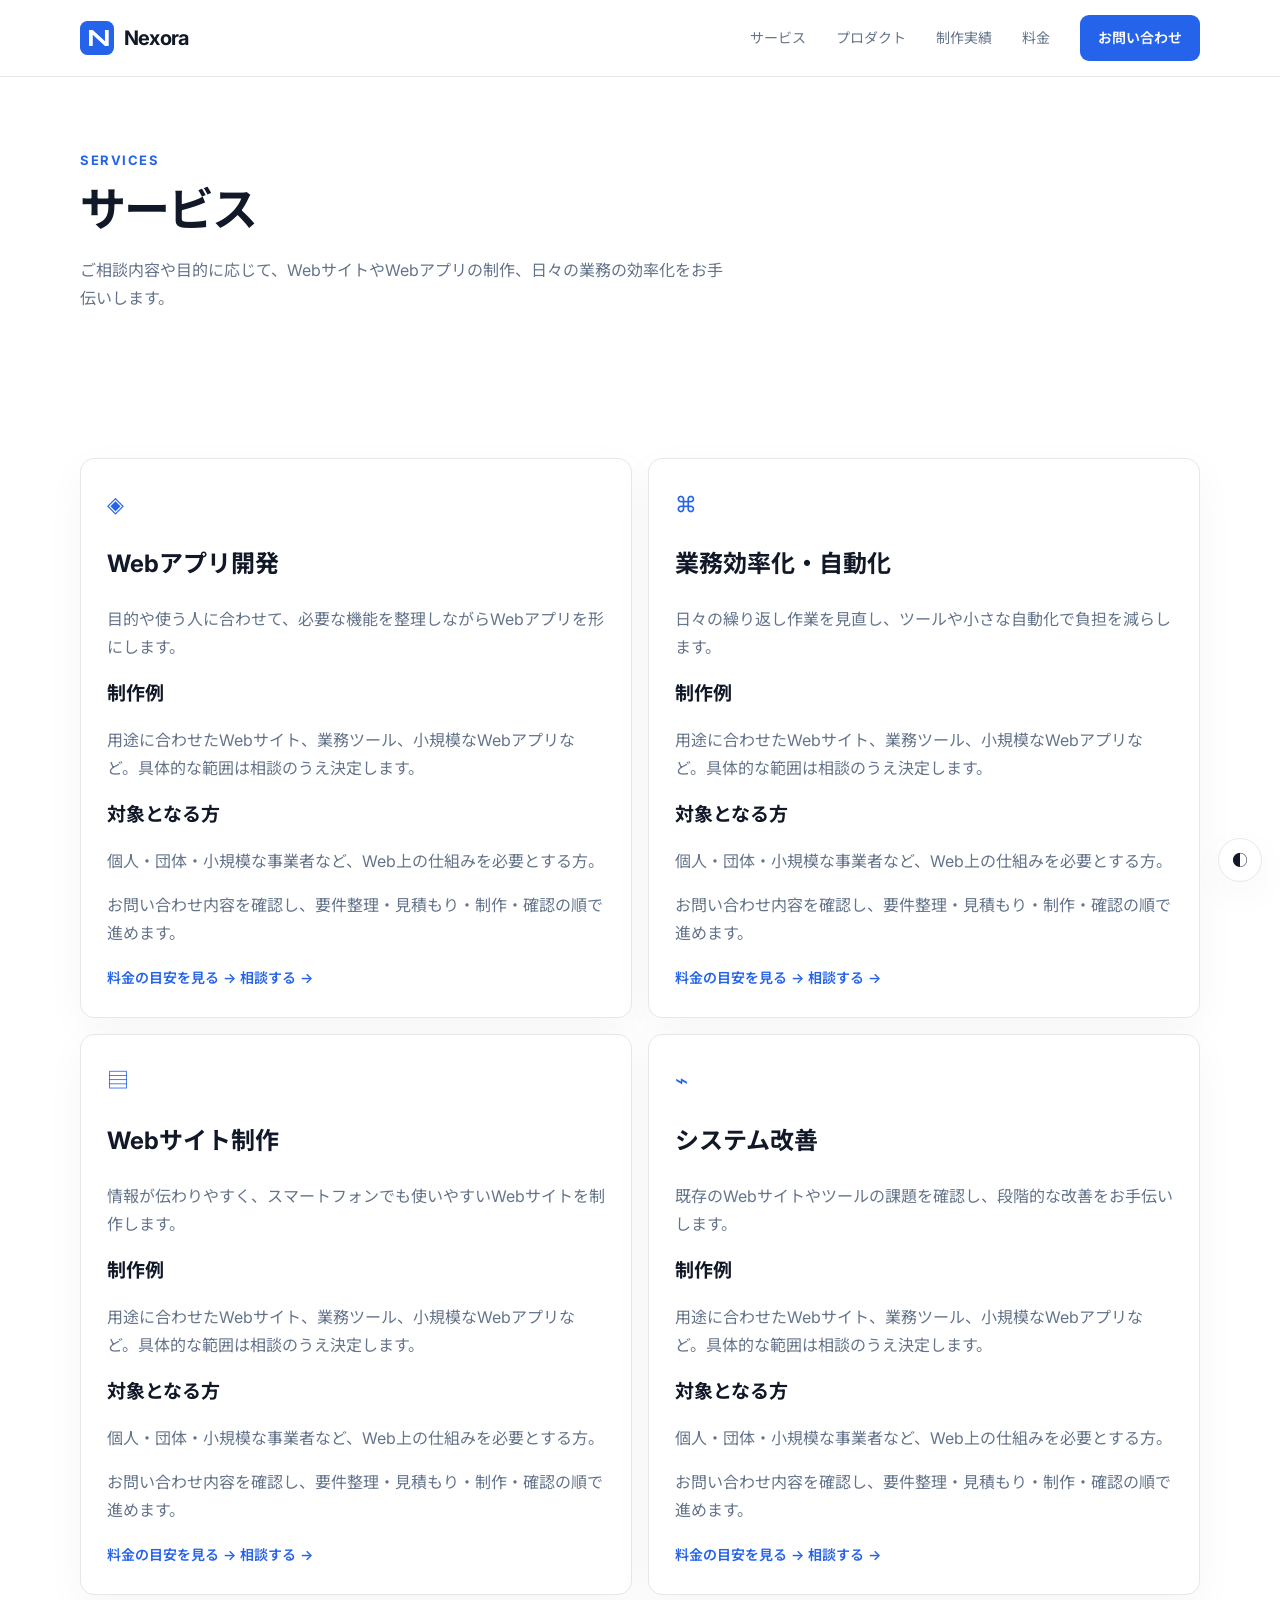
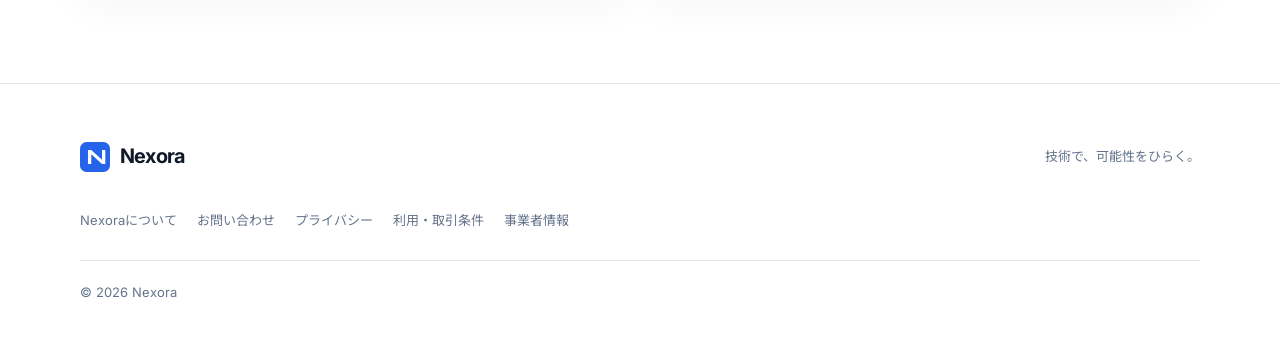
<file: services/index.html>
<!DOCTYPE html><html lang="ja"><head><meta charset="UTF-8"><meta name="viewport" content="width=device-width, initial-scale=1"><meta name="theme-color" content="#ffffff"><meta name="description" content="Webアプリ開発から業務効率化、Webサイト制作まで。アイデアを、使いやすく実用的なデジタルサービスへ。"><meta name="robots" content="noindex, nofollow"><title>サービス | Nexora</title><meta property="og:type" content="website"><meta property="og:site_name" content="Nexora"><meta property="og:title" content="サービス | Nexora"><meta property="og:description" content="Webアプリ開発から業務効率化、Webサイト制作まで。アイデアを、使いやすく実用的なデジタルサービスへ。"><meta property="og:image" content="/images/ogp.svg"><meta name="twitter:card" content="summary_large_image"><link rel="icon" type="image/svg+xml" href="/icons/favicon.svg"><link rel="preconnect" href="https://fonts.googleapis.com"><link rel="preconnect" href="https://fonts.gstatic.com" crossorigin><link href="https://fonts.googleapis.com/css2?family=Inter:wght@400;500;600;700&family=Noto+Sans+JP:wght@400;500;600;700&display=swap" rel="stylesheet"><script>try{const s=localStorage.getItem('nexora-theme');document.documentElement.dataset.theme=s||(matchMedia('(prefers-color-scheme: dark)').matches?'dark':'light')}catch{document.documentElement.dataset.theme='light'}</script><link rel="stylesheet" href="/_astro/about.D3m1P4NS.css"></head><body><a class="skip-link" href="#main">本文へ移動</a><header class="site-header"><div class="container header-inner"> <a class="brand" href="/" aria-label="Nexora ホーム"><img src="/icons/nexora-mark.svg" width="34" height="34" alt=""><span>Nexora</span></a> <button class="menu-toggle" aria-expanded="false" aria-controls="main-nav" aria-label="メニューを開く"><span></span><span></span></button> <nav id="main-nav" aria-label="メインナビゲーション"><a href="/services">サービス</a><a href="/products">プロダクト</a><a href="/works">制作実績</a><a href="/pricing">料金</a><a class="nav-cta" href="/contact">お問い合わせ</a></nav> </div></header> <script type="module">const e=document.querySelector(".menu-toggle"),n=document.querySelector("#main-nav");e?.addEventListener("click",()=>{const t=e.getAttribute("aria-expanded")!=="true";e.setAttribute("aria-expanded",String(t)),e.setAttribute("aria-label",t?"メニューを閉じる":"メニューを開く"),n?.classList.toggle("is-open",t)});</script><main id="main"><section class="container page-hero"><div class="eyebrow">Services</div><h1 class="page-title">サービス</h1><p>ご相談内容や目的に応じて、WebサイトやWebアプリの制作、日々の業務の効率化をお手伝いします。</p></section><section class="container section"><div class="grid"><article class="card"><span class="card-icon" aria-hidden="true">◈</span><h2>Webアプリ開発</h2><p>目的や使う人に合わせて、必要な機能を整理しながらWebアプリを形にします。</p><h3>制作例</h3><p>用途に合わせたWebサイト、業務ツール、小規模なWebアプリなど。具体的な範囲は相談のうえ決定します。</p><h3>対象となる方</h3><p>個人・団体・小規模な事業者など、Web上の仕組みを必要とする方。</p><p>お問い合わせ内容を確認し、要件整理・見積もり・制作・確認の順で進めます。</p><a class="text-link" href="/pricing">料金の目安を見る →</a> <a class="text-link" href="/contact">相談する →</a></article><article class="card"><span class="card-icon" aria-hidden="true">⌘</span><h2>業務効率化・自動化</h2><p>日々の繰り返し作業を見直し、ツールや小さな自動化で負担を減らします。</p><h3>制作例</h3><p>用途に合わせたWebサイト、業務ツール、小規模なWebアプリなど。具体的な範囲は相談のうえ決定します。</p><h3>対象となる方</h3><p>個人・団体・小規模な事業者など、Web上の仕組みを必要とする方。</p><p>お問い合わせ内容を確認し、要件整理・見積もり・制作・確認の順で進めます。</p><a class="text-link" href="/pricing">料金の目安を見る →</a> <a class="text-link" href="/contact">相談する →</a></article><article class="card"><span class="card-icon" aria-hidden="true">▤</span><h2>Webサイト制作</h2><p>情報が伝わりやすく、スマートフォンでも使いやすいWebサイトを制作します。</p><h3>制作例</h3><p>用途に合わせたWebサイト、業務ツール、小規模なWebアプリなど。具体的な範囲は相談のうえ決定します。</p><h3>対象となる方</h3><p>個人・団体・小規模な事業者など、Web上の仕組みを必要とする方。</p><p>お問い合わせ内容を確認し、要件整理・見積もり・制作・確認の順で進めます。</p><a class="text-link" href="/pricing">料金の目安を見る →</a> <a class="text-link" href="/contact">相談する →</a></article><article class="card"><span class="card-icon" aria-hidden="true">⌁</span><h2>システム改善</h2><p>既存のWebサイトやツールの課題を確認し、段階的な改善をお手伝いします。</p><h3>制作例</h3><p>用途に合わせたWebサイト、業務ツール、小規模なWebアプリなど。具体的な範囲は相談のうえ決定します。</p><h3>対象となる方</h3><p>個人・団体・小規模な事業者など、Web上の仕組みを必要とする方。</p><p>お問い合わせ内容を確認し、要件整理・見積もり・制作・確認の順で進めます。</p><a class="text-link" href="/pricing">料金の目安を見る →</a> <a class="text-link" href="/contact">相談する →</a></article></div></section></main><footer class="site-footer"><div class="container"><div class="footer-top"><a class="brand" href="/"><img src="/icons/nexora-mark.svg" width="30" height="30" alt=""><span>Nexora</span></a><p>技術で、可能性をひらく。</p></div><div class="footer-links"><a href="/about">Nexoraについて</a><a href="/contact">お問い合わせ</a><a href="/privacy">プライバシー</a><a href="/terms">利用・取引条件</a><a href="/legal">事業者情報</a></div><p class="copyright">© 2026 Nexora</p></div></footer><button class="theme-toggle" aria-label="テーマを切り替える" title="テーマを切り替える">◐</button><script>document.querySelector('.theme-toggle')?.addEventListener('click',()=>{const n=document.documentElement.dataset.theme==='dark'?'light':'dark';document.documentElement.dataset.theme=n;try{localStorage.setItem('nexora-theme',n)}catch{}})</script></body></html>
</file>
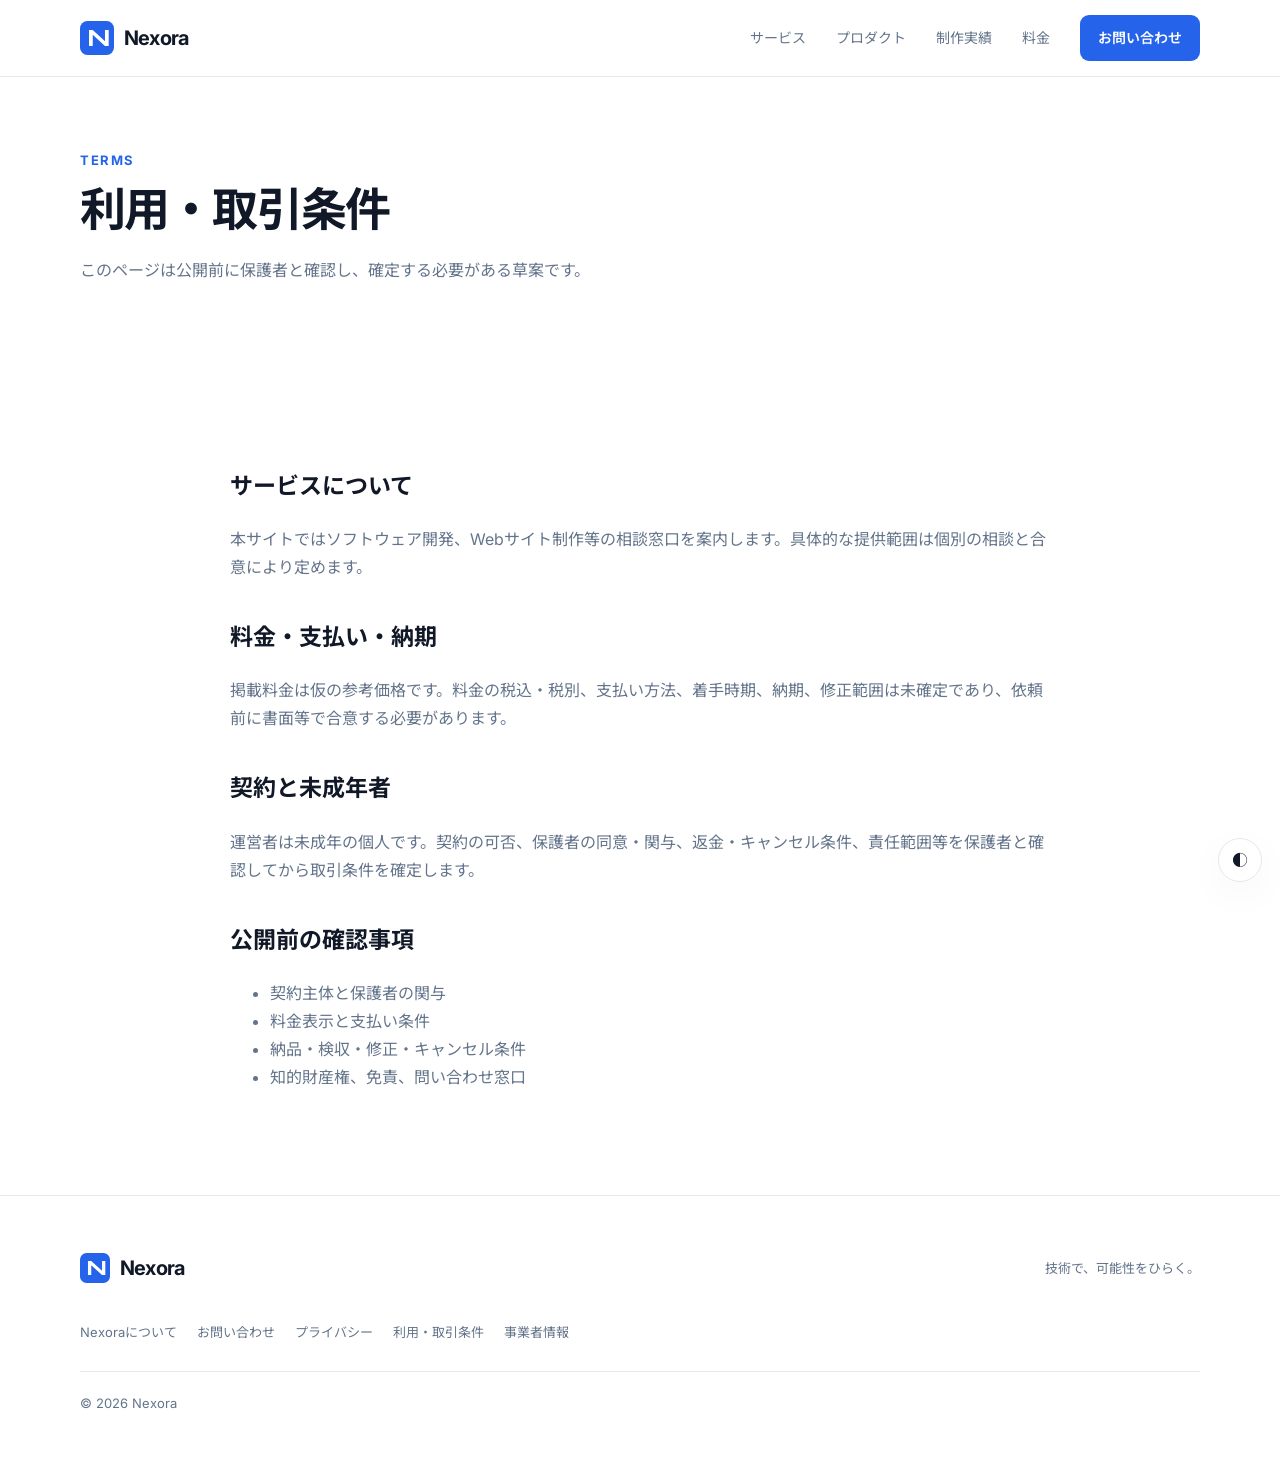
<file: terms/index.html>
<!DOCTYPE html><html lang="ja"><head><meta charset="UTF-8"><meta name="viewport" content="width=device-width, initial-scale=1"><meta name="theme-color" content="#ffffff"><meta name="description" content="Webアプリ開発から業務効率化、Webサイト制作まで。アイデアを、使いやすく実用的なデジタルサービスへ。"><meta name="robots" content="noindex, nofollow"><title>利用・取引条件 | Nexora</title><meta property="og:type" content="website"><meta property="og:site_name" content="Nexora"><meta property="og:title" content="利用・取引条件 | Nexora"><meta property="og:description" content="Webアプリ開発から業務効率化、Webサイト制作まで。アイデアを、使いやすく実用的なデジタルサービスへ。"><meta property="og:image" content="/images/ogp.svg"><meta name="twitter:card" content="summary_large_image"><link rel="icon" type="image/svg+xml" href="/icons/favicon.svg"><link rel="preconnect" href="https://fonts.googleapis.com"><link rel="preconnect" href="https://fonts.gstatic.com" crossorigin><link href="https://fonts.googleapis.com/css2?family=Inter:wght@400;500;600;700&family=Noto+Sans+JP:wght@400;500;600;700&display=swap" rel="stylesheet"><script>try{const s=localStorage.getItem('nexora-theme');document.documentElement.dataset.theme=s||(matchMedia('(prefers-color-scheme: dark)').matches?'dark':'light')}catch{document.documentElement.dataset.theme='light'}</script><link rel="stylesheet" href="/_astro/about.D3m1P4NS.css"></head><body><a class="skip-link" href="#main">本文へ移動</a><header class="site-header"><div class="container header-inner"> <a class="brand" href="/" aria-label="Nexora ホーム"><img src="/icons/nexora-mark.svg" width="34" height="34" alt=""><span>Nexora</span></a> <button class="menu-toggle" aria-expanded="false" aria-controls="main-nav" aria-label="メニューを開く"><span></span><span></span></button> <nav id="main-nav" aria-label="メインナビゲーション"><a href="/services">サービス</a><a href="/products">プロダクト</a><a href="/works">制作実績</a><a href="/pricing">料金</a><a class="nav-cta" href="/contact">お問い合わせ</a></nav> </div></header> <script type="module">const e=document.querySelector(".menu-toggle"),n=document.querySelector("#main-nav");e?.addEventListener("click",()=>{const t=e.getAttribute("aria-expanded")!=="true";e.setAttribute("aria-expanded",String(t)),e.setAttribute("aria-label",t?"メニューを閉じる":"メニューを開く"),n?.classList.toggle("is-open",t)});</script><main id="main"><section class="container page-hero"><div class="eyebrow">Terms</div><h1 class="page-title">利用・取引条件</h1><p>このページは公開前に保護者と確認し、確定する必要がある草案です。</p></section><section class="container section prose"><h2>サービスについて</h2><p>本サイトではソフトウェア開発、Webサイト制作等の相談窓口を案内します。具体的な提供範囲は個別の相談と合意により定めます。</p><h2>料金・支払い・納期</h2><p>掲載料金は仮の参考価格です。料金の税込・税別、支払い方法、着手時期、納期、修正範囲は未確定であり、依頼前に書面等で合意する必要があります。</p><h2>契約と未成年者</h2><p>運営者は未成年の個人です。契約の可否、保護者の同意・関与、返金・キャンセル条件、責任範囲等を保護者と確認してから取引条件を確定します。</p><h2>公開前の確認事項</h2><ul><li>契約主体と保護者の関与</li><li>料金表示と支払い条件</li><li>納品・検収・修正・キャンセル条件</li><li>知的財産権、免責、問い合わせ窓口</li></ul></section></main><footer class="site-footer"><div class="container"><div class="footer-top"><a class="brand" href="/"><img src="/icons/nexora-mark.svg" width="30" height="30" alt=""><span>Nexora</span></a><p>技術で、可能性をひらく。</p></div><div class="footer-links"><a href="/about">Nexoraについて</a><a href="/contact">お問い合わせ</a><a href="/privacy">プライバシー</a><a href="/terms">利用・取引条件</a><a href="/legal">事業者情報</a></div><p class="copyright">© 2026 Nexora</p></div></footer><button class="theme-toggle" aria-label="テーマを切り替える" title="テーマを切り替える">◐</button><script>document.querySelector('.theme-toggle')?.addEventListener('click',()=>{const n=document.documentElement.dataset.theme==='dark'?'light':'dark';document.documentElement.dataset.theme=n;try{localStorage.setItem('nexora-theme',n)}catch{}})</script></body></html>
</file>
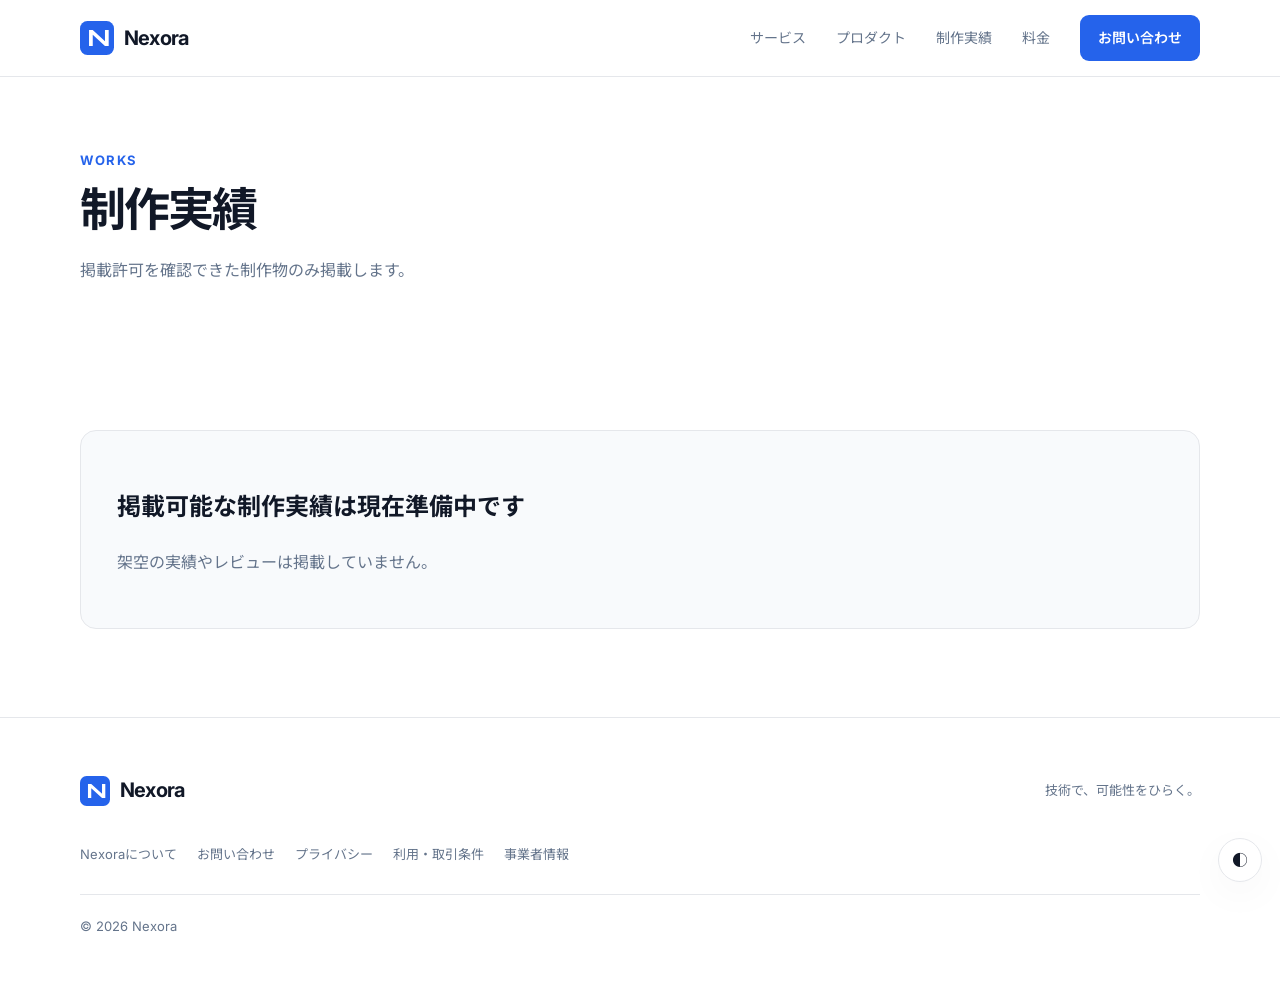
<file: works/index.html>
<!DOCTYPE html><html lang="ja"><head><meta charset="UTF-8"><meta name="viewport" content="width=device-width, initial-scale=1"><meta name="theme-color" content="#ffffff"><meta name="description" content="Webアプリ開発から業務効率化、Webサイト制作まで。アイデアを、使いやすく実用的なデジタルサービスへ。"><meta name="robots" content="noindex, nofollow"><title>制作実績 | Nexora</title><meta property="og:type" content="website"><meta property="og:site_name" content="Nexora"><meta property="og:title" content="制作実績 | Nexora"><meta property="og:description" content="Webアプリ開発から業務効率化、Webサイト制作まで。アイデアを、使いやすく実用的なデジタルサービスへ。"><meta property="og:image" content="/images/ogp.svg"><meta name="twitter:card" content="summary_large_image"><link rel="icon" type="image/svg+xml" href="/icons/favicon.svg"><link rel="preconnect" href="https://fonts.googleapis.com"><link rel="preconnect" href="https://fonts.gstatic.com" crossorigin><link href="https://fonts.googleapis.com/css2?family=Inter:wght@400;500;600;700&family=Noto+Sans+JP:wght@400;500;600;700&display=swap" rel="stylesheet"><script>try{const s=localStorage.getItem('nexora-theme');document.documentElement.dataset.theme=s||(matchMedia('(prefers-color-scheme: dark)').matches?'dark':'light')}catch{document.documentElement.dataset.theme='light'}</script><link rel="stylesheet" href="/_astro/about.D3m1P4NS.css"></head><body><a class="skip-link" href="#main">本文へ移動</a><header class="site-header"><div class="container header-inner"> <a class="brand" href="/" aria-label="Nexora ホーム"><img src="/icons/nexora-mark.svg" width="34" height="34" alt=""><span>Nexora</span></a> <button class="menu-toggle" aria-expanded="false" aria-controls="main-nav" aria-label="メニューを開く"><span></span><span></span></button> <nav id="main-nav" aria-label="メインナビゲーション"><a href="/services">サービス</a><a href="/products">プロダクト</a><a href="/works">制作実績</a><a href="/pricing">料金</a><a class="nav-cta" href="/contact">お問い合わせ</a></nav> </div></header> <script type="module">const e=document.querySelector(".menu-toggle"),n=document.querySelector("#main-nav");e?.addEventListener("click",()=>{const t=e.getAttribute("aria-expanded")!=="true";e.setAttribute("aria-expanded",String(t)),e.setAttribute("aria-label",t?"メニューを閉じる":"メニューを開く"),n?.classList.toggle("is-open",t)});</script><main id="main"><section class="container page-hero"><div class="eyebrow">Works</div><h1 class="page-title">制作実績</h1><p>掲載許可を確認できた制作物のみ掲載します。</p></section><section class="container section"><div class="product-empty"><h2>掲載可能な制作実績は現在準備中です</h2><p class="muted">架空の実績やレビューは掲載していません。</p></div></section></main><footer class="site-footer"><div class="container"><div class="footer-top"><a class="brand" href="/"><img src="/icons/nexora-mark.svg" width="30" height="30" alt=""><span>Nexora</span></a><p>技術で、可能性をひらく。</p></div><div class="footer-links"><a href="/about">Nexoraについて</a><a href="/contact">お問い合わせ</a><a href="/privacy">プライバシー</a><a href="/terms">利用・取引条件</a><a href="/legal">事業者情報</a></div><p class="copyright">© 2026 Nexora</p></div></footer><button class="theme-toggle" aria-label="テーマを切り替える" title="テーマを切り替える">◐</button><script>document.querySelector('.theme-toggle')?.addEventListener('click',()=>{const n=document.documentElement.dataset.theme==='dark'?'light':'dark';document.documentElement.dataset.theme=n;try{localStorage.setItem('nexora-theme',n)}catch{}})</script></body></html>
</file>
<file: _astro/about.D3m1P4NS.css>
:root{font-family:Inter,Noto Sans JP,system-ui,sans-serif;color-scheme:light;--bg:#fff;--fg:#111827;--accent:#2563eb;--soft:#f8fafc;--line:#e5e7eb;--muted:#64748b;--card:#fff;--shadow:0 12px 40px #0f172a0a}html[data-theme=dark]{color-scheme:dark;--bg:#0b0f19;--fg:#f9fafb;--accent:#60a5fa;--soft:#151b28;--line:#273244;--muted:#94a3b8;--card:#101725;--shadow:none}*{box-sizing:border-box}html{scroll-behavior:smooth}body{margin:0;background:var(--bg);color:var(--fg);font-size:16px;line-height:1.75;transition:background .2s,color .2s}a{color:inherit;text-decoration:none}a:hover{color:var(--accent)}button{font:inherit}.container{width:min(1120px,calc(100% - 40px));margin-inline:auto}.skip-link{position:absolute;top:-60px;left:12px;background:var(--fg);color:var(--bg);padding:8px 14px;z-index:20}.skip-link:focus{top:12px}:focus-visible{outline:3px solid var(--accent);outline-offset:3px}.site-header{position:sticky;top:0;z-index:10;background:color-mix(in srgb,var(--bg) 92%,transparent);border-bottom:1px solid var(--line);backdrop-filter:blur(12px)}.header-inner{height:76px;display:flex;align-items:center;justify-content:space-between}.brand{display:inline-flex;align-items:center;gap:10px;font-size:20px;font-weight:700;letter-spacing:-.04em}.brand img{display:block}.site-header nav{display:flex;align-items:center;gap:30px;font-size:14px;color:var(--muted)}.site-header nav a:hover{color:var(--fg)}.nav-cta,.button{display:inline-flex;align-items:center;justify-content:center;border-radius:9px;padding:11px 18px;background:var(--accent);color:#fff!important;font-weight:600}.menu-toggle{display:none;background:none;border:0;color:var(--fg)}.hero{padding:112px 0 104px}.eyebrow{color:var(--accent);font-size:13px;font-weight:700;letter-spacing:.12em;text-transform:uppercase}.hero h1{max-width:850px;font-size:clamp(42px,8vw,76px);line-height:1.24;letter-spacing:-.055em;margin:20px 0}.hero p{max-width:650px;color:var(--muted);font-size:18px;line-height:1.9}.actions{display:flex;gap:12px;margin-top:32px;flex-wrap:wrap}.button.secondary{background:var(--soft);color:var(--fg)!important;border:1px solid var(--line)}.hero-note{margin-top:78px;display:flex;gap:12px;align-items:center;color:var(--muted);font-size:13px}.hero-note:before{content:"";height:1px;width:34px;background:var(--accent)}.section{padding:88px 0}.section.soft{background:var(--soft)}.section-heading{display:flex;justify-content:space-between;align-items:end;gap:20px;margin-bottom:32px}.section-heading h2,.page-title{font-size:clamp(30px,5vw,46px);line-height:1.3;letter-spacing:-.04em;margin:8px 0}.section-heading p{color:var(--muted);max-width:440px;margin:0}.grid{display:grid;grid-template-columns:repeat(2,1fr);gap:16px}.card{border:1px solid var(--line);border-radius:14px;padding:26px;background:var(--card);box-shadow:var(--shadow)}.card-icon{font-size:22px;color:var(--accent)}.card h3{margin:14px 0 6px;font-size:19px}.card p,.muted{color:var(--muted)}.text-link{color:var(--accent);font-weight:600;font-size:14px}.features,.steps{display:grid;grid-template-columns:repeat(3,1fr);gap:18px}.feature{border-top:1px solid var(--line);padding:22px 0}.feature strong{display:block;font-size:18px}.product-empty,.cta{border:1px solid var(--line);border-radius:16px;padding:36px;background:var(--soft)}.cta{display:flex;align-items:center;justify-content:space-between;gap:24px}.cta h2{font-size:clamp(25px,4vw,36px);margin:0}.page-hero{padding:72px 0 42px}.page-hero p{max-width:650px;color:var(--muted)}.prose{max-width:820px}.prose h2{margin-top:36px;font-size:23px}.prose p,.prose li{color:var(--muted)}.price-list{width:100%;border-collapse:collapse}.price-list td{padding:18px 12px;border-bottom:1px solid var(--line)}.price-list td:last-child{text-align:right;font-weight:600}.notice{padding:16px;border-left:3px solid var(--accent);background:var(--soft);color:var(--muted)}.site-footer{padding:48px 0 30px;border-top:1px solid var(--line)}.footer-top{display:flex;justify-content:space-between;align-items:center}.footer-top p,.copyright{color:var(--muted);font-size:13px}.footer-links{display:flex;flex-wrap:wrap;gap:20px;margin:28px 0;color:var(--muted);font-size:13px}.copyright{border-top:1px solid var(--line);padding-top:20px}.theme-toggle{position:fixed;right:18px;bottom:18px;width:44px;height:44px;border-radius:50%;border:1px solid var(--line);background:var(--card);color:var(--fg);box-shadow:var(--shadow);cursor:pointer;z-index:5}.page-hero .eyebrow{margin:0}.icon-mark{color:var(--accent)}@media(min-width:760px){.grid.four{grid-template-columns:repeat(4,1fr)}}@media(max-width:760px){.container{width:min(100% - 32px,1120px)}.header-inner{height:66px}.menu-toggle{display:flex;flex-direction:column;gap:5px;padding:10px}.menu-toggle span{display:block;width:22px;height:2px;background:var(--fg)}.site-header nav{display:none;position:absolute;top:66px;left:0;right:0;padding:18px 20px 22px;background:var(--bg);border-bottom:1px solid var(--line);align-items:stretch;gap:4px;flex-direction:column}.site-header nav.is-open{display:flex}.site-header nav a{padding:8px}.hero{padding:82px 0 70px}.hero p{font-size:16px}.hero-note{margin-top:54px}.section{padding:64px 0}.grid,.features,.steps{grid-template-columns:1fr}.section-heading,.cta{align-items:flex-start;flex-direction:column}.footer-top{align-items:flex-start;flex-direction:column;gap:8px}.price-list td{padding:14px 6px}}@media(prefers-reduced-motion:reduce){*,*:before,*:after{scroll-behavior:auto!important;transition:none!important;animation:none!important}}
</file>
